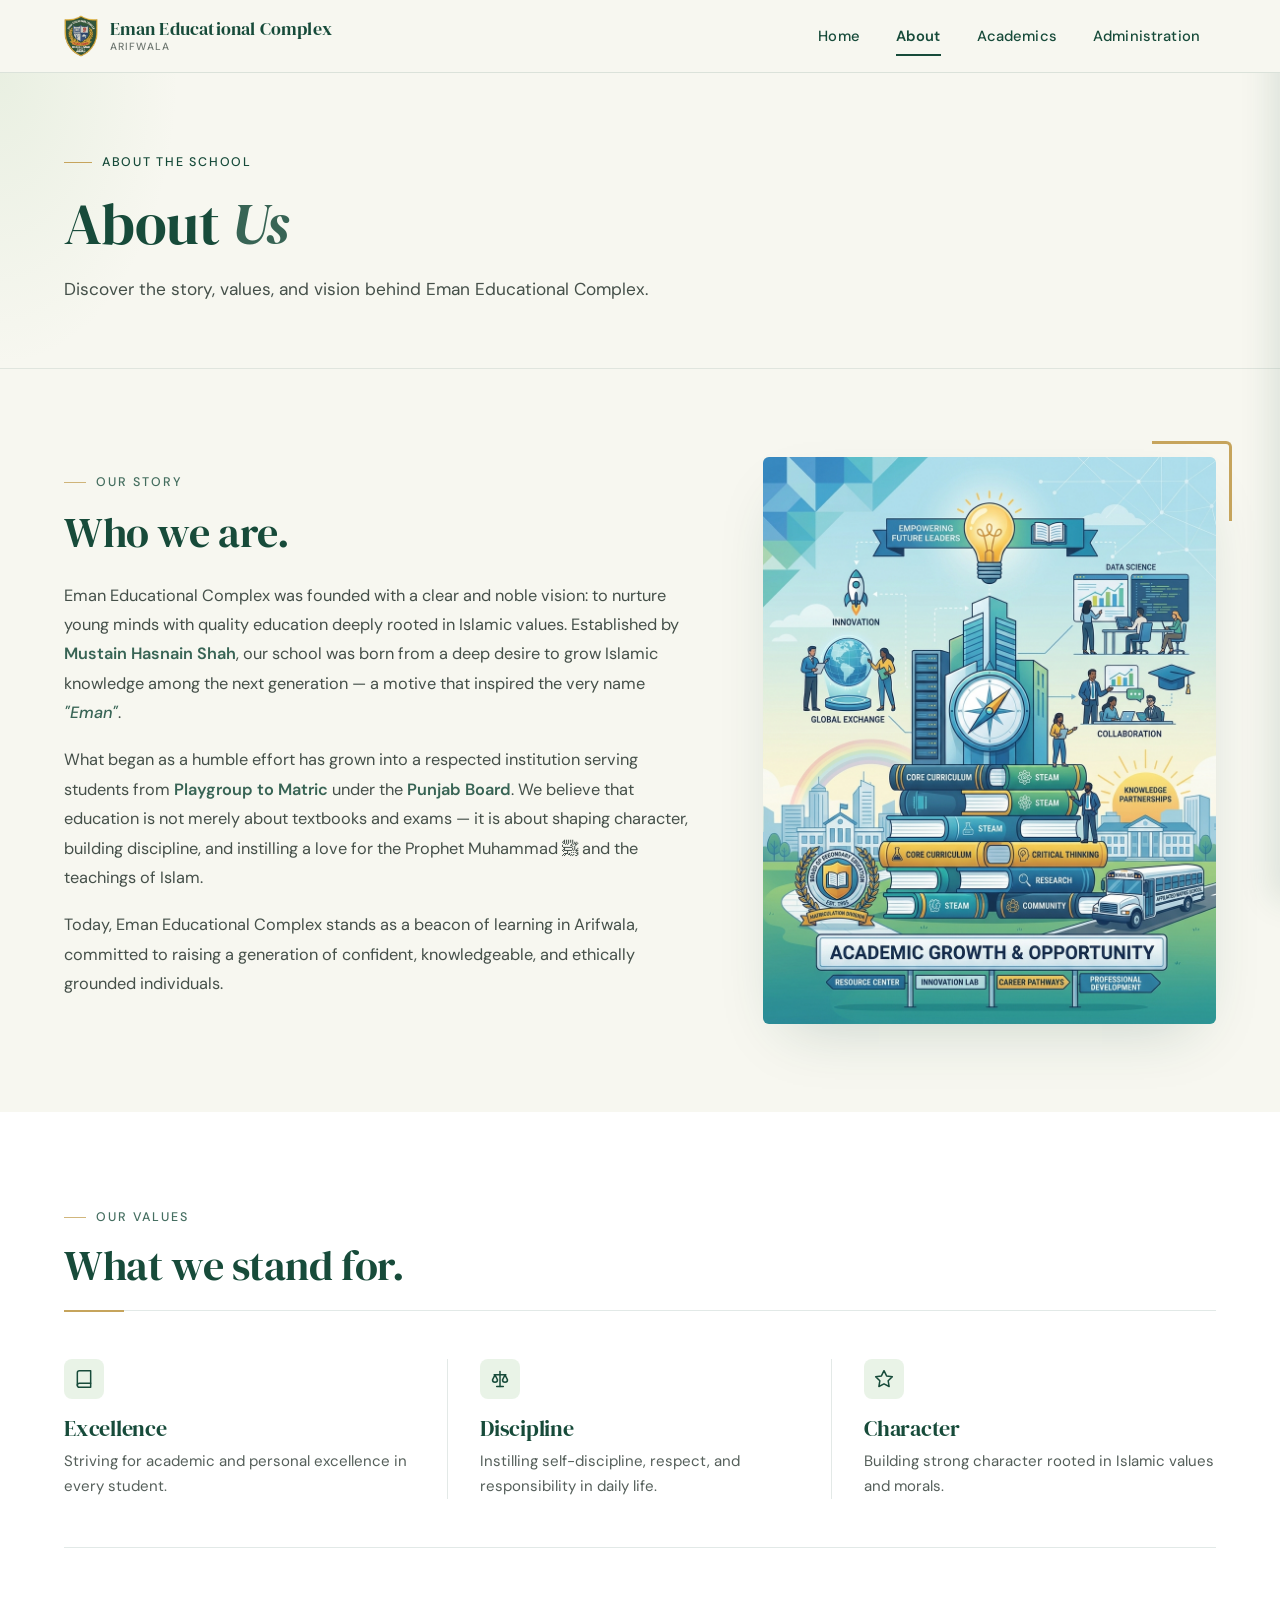
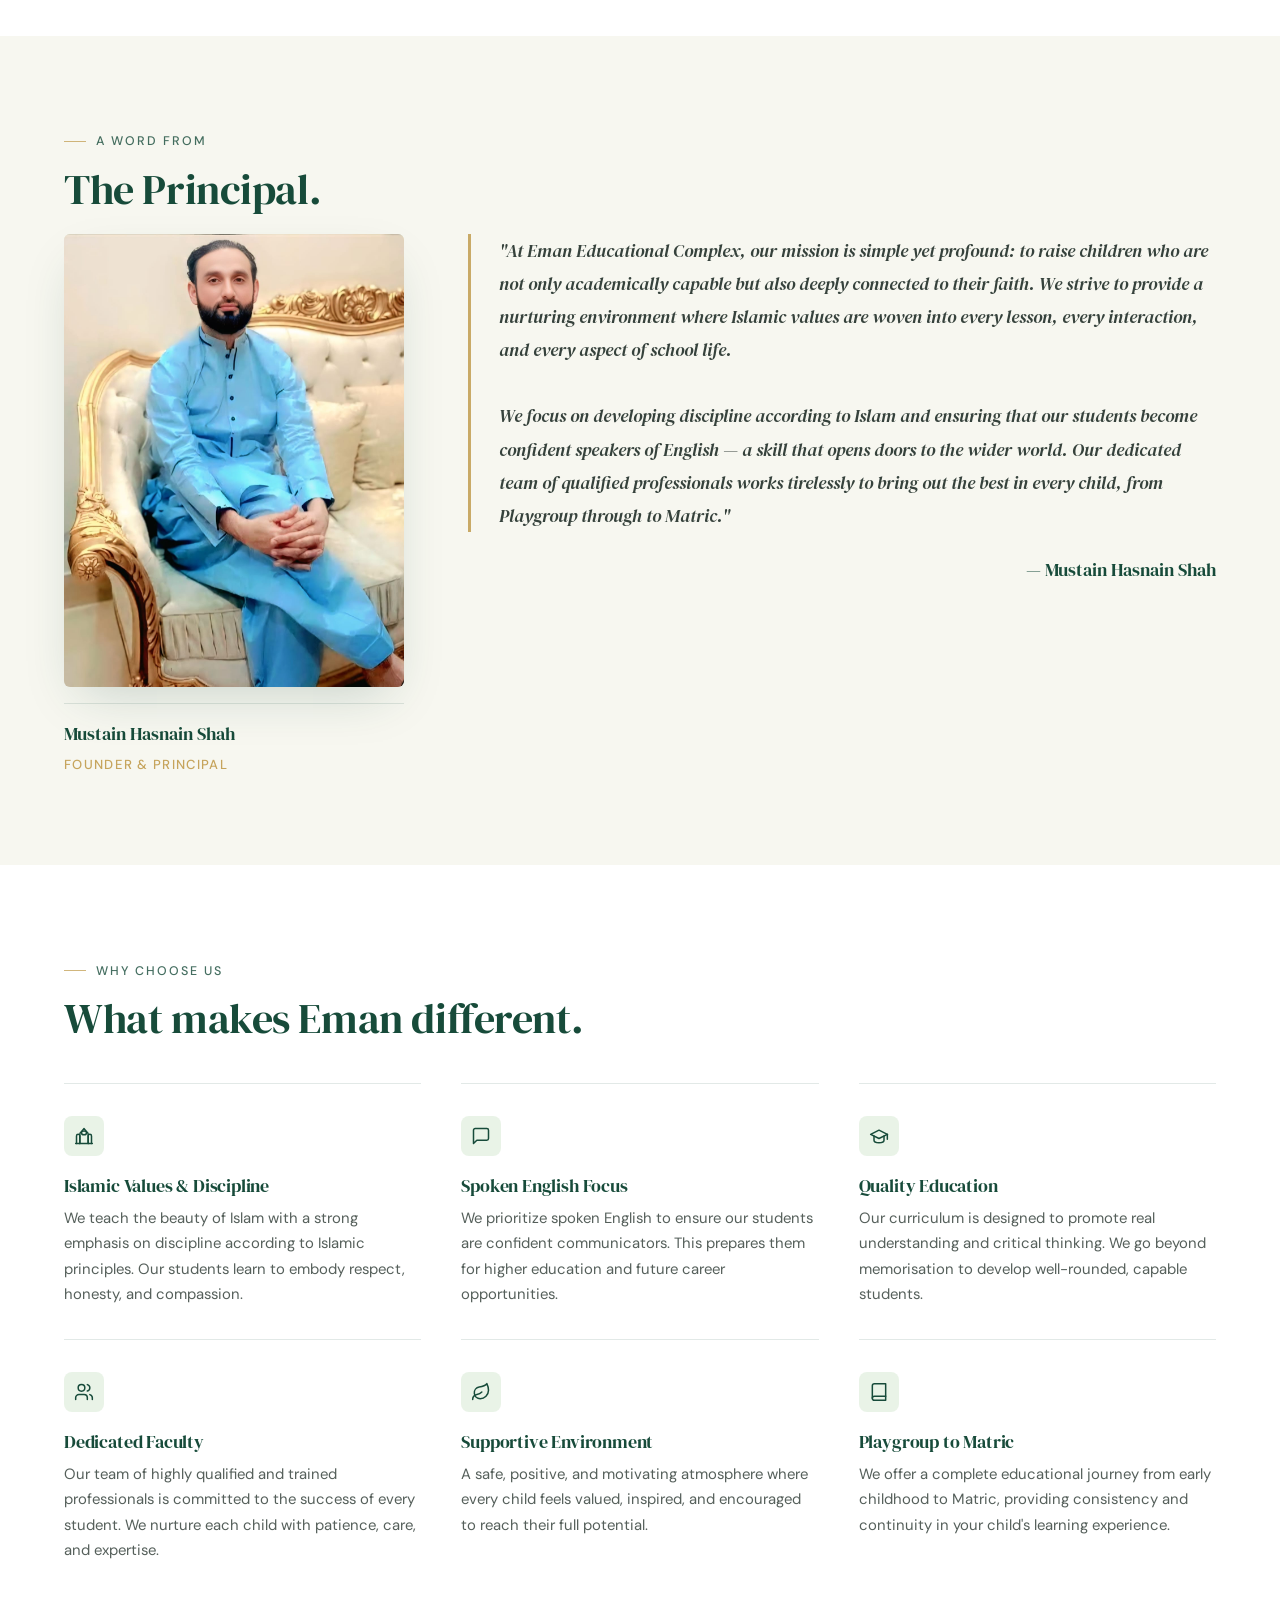
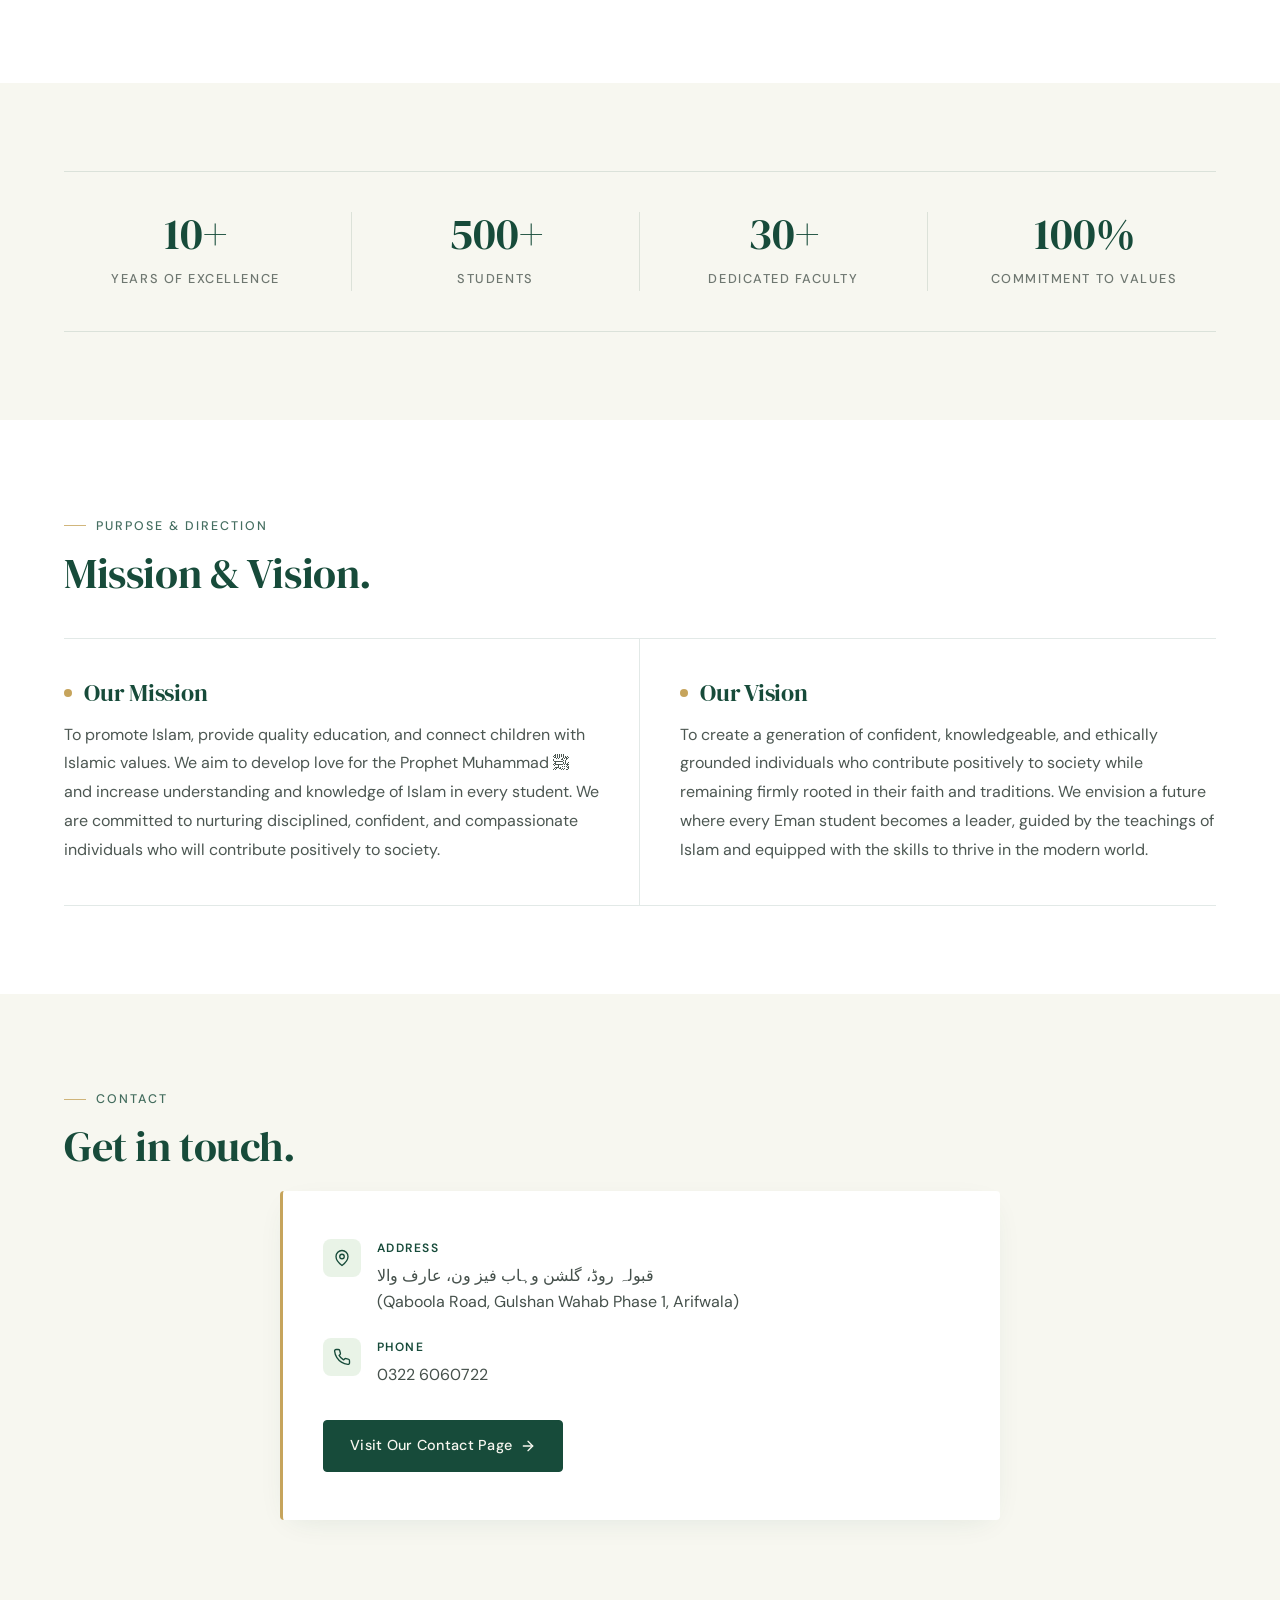
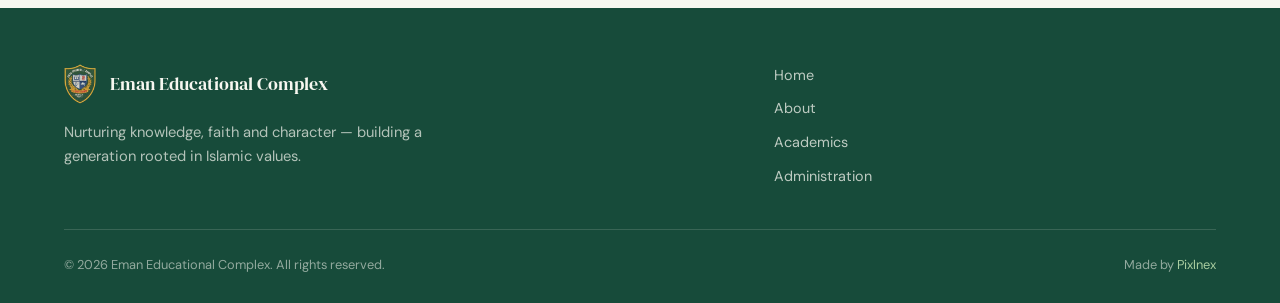
<file: about.html>
<!DOCTYPE html>
<html lang="en">
<head>
    <meta charset="UTF-8" />
    <meta name="viewport" content="width=device-width, initial-scale=1.0" />
    <title>About Us · Eman Educational Complex</title>
    <link rel="icon" href="logo.png" type="image/png" />

    <!-- Fonts: DM Serif Display + DM Sans -->
    <link rel="preconnect" href="https://fonts.googleapis.com" />
    <link rel="preconnect" href="https://fonts.gstatic.com" crossorigin />
    <link href="https://fonts.googleapis.com/css2?family=DM+Serif+Display:ital@0;1&family=DM+Sans:ital,opsz,wght@0,9..40,300;0,9..40,400;0,9..40,500;0,9..40,600;0,9..40,700;1,9..40,400&display=swap" rel="stylesheet" />

    <style>
        /* ============================================================
           Design Tokens
           ============================================================ */
        :root {
            --color-dark-green:   #174B3A;
            --color-parrot-green: #A9CDA0;
            --color-ivory:        #F7F7F0;
            --color-dark-text:    #26332D;
            --color-white:        #FFFFFF;
            --color-gold:         #C6A45C;

            --font-display: 'DM Serif Display', Georgia, serif;
            --font-body:    'DM Sans', -apple-system, BlinkMacSystemFont, 'Segoe UI', sans-serif;

            --header-height:          72px;
            --header-height-scrolled: 60px;

            --ease-out: cubic-bezier(0.22, 0.61, 0.36, 1);
            --transition: 0.3s var(--ease-out);
        }

        /* ============================================================
           Reset & Base
           ============================================================ */
        *, *::before, *::after {
            margin: 0;
            padding: 0;
            box-sizing: border-box;
        }

        html {
            -webkit-text-size-adjust: 100%;
            -webkit-font-smoothing: antialiased;
            -moz-osx-font-smoothing: grayscale;
            scroll-behavior: smooth;
        }

        body {
            font-family: var(--font-body);
            font-weight: 400;
            font-size: 16px;
            line-height: 1.65;
            color: var(--color-dark-text);
            background: var(--color-ivory);
            overflow-x: hidden;
            min-height: 100vh;
            display: flex;
            flex-direction: column;
        }

        img { display: block; max-width: 100%; height: auto; }
        a { color: inherit; text-decoration: none; }
        button { font-family: inherit; cursor: pointer; }

        h1, h2, h3, h4, h5, h6 {
            font-family: var(--font-display);
            font-weight: 400;
            line-height: 1.15;
            color: var(--color-dark-green);
            letter-spacing: -0.01em;
        }

        .container {
            width: 100%;
            max-width: 1200px;
            margin: 0 auto;
            padding: 0 24px;
        }

        /* ============================================================
           Header
           ============================================================ */
        .site-header {
            position: sticky;
            top: 0;
            z-index: 1000;
            background: var(--color-ivory);
            border-bottom: 1px solid rgba(23, 75, 58, 0.12);
            transition: box-shadow var(--transition), border-color var(--transition);
        }
        .site-header.scrolled {
            box-shadow: 0 2px 16px rgba(23, 75, 58, 0.08);
            border-bottom-color: transparent;
        }
        .header-content {
            display: flex;
            align-items: center;
            justify-content: space-between;
            height: var(--header-height);
            transition: height var(--transition);
        }
        .site-header.scrolled .header-content {
            height: var(--header-height-scrolled);
        }
        .header-brand {
            display: flex;
            align-items: center;
            gap: 12px;
            text-decoration: none;
            color: inherit;
        }
        .header-brand .logo-image {
            height: 42px;
            width: auto;
            transition: height var(--transition);
        }
        .site-header.scrolled .header-brand .logo-image {
            height: 36px;
        }
        .brand-name {
            font-family: var(--font-display);
            font-size: 1.15rem;
            font-weight: 400;
            color: var(--color-dark-green);
            letter-spacing: 0.01em;
            line-height: 1.1;
        }
        .brand-name small {
            display: block;
            font-family: var(--font-body);
            font-size: 0.65rem;
            font-weight: 500;
            letter-spacing: 0.12em;
            text-transform: uppercase;
            color: var(--color-dark-text);
            opacity: 0.65;
            margin-top: 2px;
        }

        .nav-desktop {
            display: flex;
            align-items: center;
            gap: 4px;
        }
        .nav-desktop a {
            position: relative;
            padding: 8px 16px;
            font-size: 0.92rem;
            font-weight: 500;
            color: var(--color-dark-green);
            letter-spacing: 0.01em;
            transition: color var(--transition);
        }
        .nav-desktop a:hover { color: var(--color-dark-text); }
        .nav-desktop a::after {
            content: '';
            position: absolute;
            left: 16px;
            right: 16px;
            bottom: 0;
            height: 2px;
            background: var(--color-dark-green);
            transform: scaleX(0);
            transform-origin: left;
            transition: transform var(--transition);
        }
        .nav-desktop a:hover::after,
        .nav-desktop a.active::after { transform: scaleX(1); }
        .nav-desktop a.active { font-weight: 600; }

        .nav-toggle {
            display: none;
            background: none;
            border: none;
            padding: 8px;
            color: var(--color-dark-green);
        }
        .nav-toggle svg { width: 24px; height: 24px; display: block; }

        /* ============================================================
           Mobile Drawer
           ============================================================ */
        .drawer-overlay {
            position: fixed;
            inset: 0;
            background: rgba(38, 51, 45, 0.4);
            backdrop-filter: blur(2px);
            opacity: 0;
            visibility: hidden;
            transition: opacity var(--transition), visibility var(--transition);
            z-index: 998;
        }
        .drawer-overlay.open { opacity: 1; visibility: visible; }
        .drawer {
            position: fixed;
            top: 0;
            right: 0;
            bottom: 0;
            width: 82%;
            max-width: 340px;
            background: var(--color-ivory);
            z-index: 999;
            transform: translateX(100%);
            transition: transform 0.4s var(--ease-out);
            display: flex;
            flex-direction: column;
            box-shadow: -8px 0 32px rgba(23, 75, 58, 0.12);
        }
        .drawer.open { transform: translateX(0); }
        .drawer-header {
            display: flex;
            align-items: center;
            justify-content: space-between;
            padding: 20px 24px;
            border-bottom: 1px solid rgba(23, 75, 58, 0.1);
        }
        .drawer-brand {
            display: flex;
            align-items: center;
            gap: 10px;
        }
        .drawer-brand img { height: 32px; }
        .drawer-brand span {
            font-family: var(--font-display);
            font-size: 1rem;
            color: var(--color-dark-green);
        }
        .drawer-close {
            background: none;
            border: none;
            padding: 6px;
            color: var(--color-dark-green);
        }
        .drawer-close svg { width: 22px; height: 22px; }
        .drawer-nav {
            display: flex;
            flex-direction: column;
            padding: 12px 0;
        }
        .drawer-nav a {
            padding: 14px 24px;
            font-size: 1rem;
            font-weight: 500;
            color: var(--color-dark-text);
            border-left: 3px solid transparent;
            transition: background var(--transition), border-color var(--transition);
        }
        .drawer-nav a:hover,
        .drawer-nav a.active {
            background: rgba(169, 205, 160, 0.18);
            border-left-color: var(--color-dark-green);
            color: var(--color-dark-green);
        }

        /* ============================================================
           Page Hero
           ============================================================ */
        .about-hero {
            padding: 72px 0 64px;
            background: var(--color-ivory);
            border-bottom: 1px solid rgba(23, 75, 58, 0.1);
            position: relative;
            overflow: hidden;
        }
        .about-hero::before {
            content: '';
            position: absolute;
            top: 0;
            left: 0;
            width: 180px;
            height: 100%;
            background: radial-gradient(ellipse at top left, rgba(169, 205, 160, 0.18) 0%, transparent 70%);
            pointer-events: none;
        }
        .about-hero-inner {
            max-width: 820px;
            position: relative;
        }
        .hero-eyebrow {
            display: inline-flex;
            align-items: center;
            gap: 10px;
            font-size: 0.78rem;
            font-weight: 500;
            letter-spacing: 0.14em;
            text-transform: uppercase;
            color: var(--color-dark-green);
            margin-bottom: 20px;
        }
        .hero-eyebrow::before {
            content: '';
            width: 28px;
            height: 1px;
            background: var(--color-gold);
        }
        .about-hero h1 {
            font-size: clamp(2.4rem, 4.6vw, 3.6rem);
            line-height: 1.08;
            color: var(--color-dark-green);
            margin-bottom: 20px;
        }
        .about-hero h1 em {
            font-style: italic;
            opacity: 0.85;
        }
        .about-hero-lead {
            font-size: 1.08rem;
            line-height: 1.7;
            color: var(--color-dark-text);
            opacity: 0.85;
            max-width: 58ch;
        }

        /* ============================================================
           Section shared
           ============================================================ */
        .section { padding: 88px 0; }
        .section--alt { background: var(--color-white); }
        .section-eyebrow {
            display: inline-flex;
            align-items: center;
            gap: 10px;
            font-size: 0.78rem;
            font-weight: 500;
            letter-spacing: 0.16em;
            text-transform: uppercase;
            color: var(--color-dark-green);
            opacity: 0.8;
            margin-bottom: 14px;
        }
        .section-eyebrow::before {
            content: '';
            display: inline-block;
            width: 22px;
            height: 1px;
            background: var(--color-gold);
        }
        .section-title {
            font-size: clamp(1.9rem, 3.4vw, 2.6rem);
            line-height: 1.15;
            color: var(--color-dark-green);
            margin-bottom: 20px;
        }

        /* ============================================================
           Story
           ============================================================ */
        .story-grid {
            display: grid;
            grid-template-columns: 7fr 5fr;
            gap: 64px;
            align-items: center;
        }
        .story-content .section-eyebrow { margin-bottom: 16px; }
        .story-content h2 {
            font-size: clamp(1.9rem, 3.4vw, 2.6rem);
            line-height: 1.15;
            color: var(--color-dark-green);
            margin-bottom: 24px;
        }
        .story-content p {
            font-size: 1.02rem;
            line-height: 1.8;
            color: var(--color-dark-text);
            opacity: 0.85;
            margin-bottom: 18px;
            max-width: 58ch;
        }
        .story-content p strong {
            color: var(--color-dark-green);
            font-weight: 600;
        }
        .story-content p em {
            color: var(--color-dark-green);
            font-style: italic;
            font-weight: 500;
        }
        .story-figure {
            position: relative;
            aspect-ratio: 4 / 5;
            border-radius: 6px;
            overflow: hidden;
            background: rgba(169, 205, 160, 0.2);
            box-shadow: 0 24px 60px -24px rgba(23, 75, 58, 0.22);
        }
        .story-figure img {
            width: 100%;
            height: 100%;
            object-fit: cover;
        }
        .story-figure .fallback {
            position: absolute;
            inset: 0;
            display: none;
            align-items: center;
            justify-content: center;
            font-family: var(--font-display);
            font-size: 2.6rem;
            color: var(--color-dark-green);
            opacity: 0.25;
            letter-spacing: 0.04em;
        }
        .story-figure-accent {
            position: absolute;
            top: -16px;
            right: -16px;
            width: 80px;
            height: 80px;
            border-top: 3px solid var(--color-gold);
            border-right: 3px solid var(--color-gold);
            border-top-right-radius: 6px;
            pointer-events: none;
            z-index: 2;
        }
        .story-figure-wrap {
            position: relative;
        }

        /* ============================================================
           Motto strip
           ============================================================ */
        .motto-strip {
            display: grid;
            grid-template-columns: repeat(3, 1fr);
            border-top: 1px solid rgba(23, 75, 58, 0.12);
            border-bottom: 1px solid rgba(23, 75, 58, 0.12);
            padding: 48px 0;
            position: relative;
        }
        .motto-strip::before {
            content: '';
            position: absolute;
            top: -1px;
            left: 0;
            width: 60px;
            height: 2px;
            background: var(--color-gold);
        }
        .motto-item {
            padding: 0 32px;
            border-right: 1px solid rgba(23, 75, 58, 0.12);
        }
        .motto-item:first-child { padding-left: 0; }
        .motto-item:last-child {
            border-right: none;
            padding-right: 0;
        }
        .motto-icon {
            width: 40px;
            height: 40px;
            display: flex;
            align-items: center;
            justify-content: center;
            background: rgba(169, 205, 160, 0.25);
            border-radius: 8px;
            margin-bottom: 18px;
        }
        .motto-icon img { width: 20px; height: 20px; }
        .motto-item h3 {
            font-size: 1.35rem;
            color: var(--color-dark-green);
            margin-bottom: 8px;
        }
        .motto-item p {
            font-size: 0.94rem;
            line-height: 1.65;
            color: var(--color-dark-text);
            opacity: 0.78;
        }

        /* ============================================================
           Principal
           ============================================================ */
        .principal-grid {
            display: grid;
            grid-template-columns: 340px 1fr;
            gap: 64px;
            align-items: start;
        }
        .principal-portrait {
            position: relative;
            aspect-ratio: 3 / 4;
            border-radius: 6px;
            overflow: hidden;
            background: rgba(169, 205, 160, 0.2);
            box-shadow: 0 20px 50px -16px rgba(23, 75, 58, 0.22);
        }
        .principal-portrait img {
            width: 100%;
            height: 100%;
            object-fit: cover;
        }
        .principal-portrait .fallback {
            position: absolute;
            inset: 0;
            display: none;
            align-items: center;
            justify-content: center;
            font-family: var(--font-display);
            font-size: 3.5rem;
            color: var(--color-dark-green);
            opacity: 0.25;
        }
        .principal-caption {
            margin-top: 16px;
            padding-top: 16px;
            border-top: 1px solid rgba(23, 75, 58, 0.12);
        }
        .principal-caption strong {
            display: block;
            font-family: var(--font-display);
            font-size: 1.1rem;
            font-weight: 400;
            color: var(--color-dark-green);
            margin-bottom: 2px;
        }
        .principal-caption span {
            font-size: 0.82rem;
            font-weight: 500;
            letter-spacing: 0.1em;
            text-transform: uppercase;
            color: var(--color-gold);
        }
        .principal-message h2 {
            font-size: clamp(1.8rem, 3vw, 2.4rem);
            line-height: 1.15;
            color: var(--color-dark-green);
            margin-bottom: 24px;
        }
        .principal-message blockquote {
            font-family: var(--font-display);
            font-style: italic;
            font-size: 1.12rem;
            line-height: 1.85;
            color: var(--color-dark-text);
            padding-left: 28px;
            border-left: 3px solid var(--color-gold);
            margin-bottom: 24px;
            opacity: 0.92;
        }
        .principal-signature {
            font-family: var(--font-display);
            font-size: 1.1rem;
            color: var(--color-dark-green);
            text-align: right;
        }

        /* ============================================================
           Why choose us (editorial grid)
           ============================================================ */
        .why-grid {
            display: grid;
            grid-template-columns: repeat(3, 1fr);
            column-gap: 40px;
            row-gap: 0;
            margin-top: 40px;
        }
        .why-item {
            padding: 32px 0;
            border-top: 1px solid rgba(23, 75, 58, 0.12);
        }
        .why-icon {
            width: 40px;
            height: 40px;
            display: flex;
            align-items: center;
            justify-content: center;
            background: rgba(169, 205, 160, 0.25);
            border-radius: 8px;
            margin-bottom: 18px;
        }
        .why-icon img { width: 20px; height: 20px; }
        .why-item h4 {
            font-size: 1.15rem;
            color: var(--color-dark-green);
            margin-bottom: 8px;
            font-weight: 400;
            line-height: 1.3;
        }
        .why-item p {
            font-size: 0.93rem;
            line-height: 1.7;
            color: var(--color-dark-text);
            opacity: 0.78;
        }

        /* ============================================================
           Stats
           ============================================================ */
        .stats-row {
            display: grid;
            grid-template-columns: repeat(4, 1fr);
            border-top: 1px solid rgba(23, 75, 58, 0.12);
            border-bottom: 1px solid rgba(23, 75, 58, 0.12);
            padding: 40px 0;
        }
        .stat-item {
            padding: 0 24px;
            border-right: 1px solid rgba(23, 75, 58, 0.12);
            text-align: center;
        }
        .stat-item:first-child { padding-left: 0; }
        .stat-item:last-child {
            border-right: none;
            padding-right: 0;
        }
        .stat-number {
            display: block;
            font-family: var(--font-display);
            font-size: clamp(2rem, 3.6vw, 2.8rem);
            color: var(--color-dark-green);
            line-height: 1;
            margin-bottom: 8px;
        }
        .stat-label {
            font-size: 0.8rem;
            font-weight: 500;
            letter-spacing: 0.12em;
            text-transform: uppercase;
            color: var(--color-dark-text);
            opacity: 0.65;
        }

        /* ============================================================
           Mission / Vision
           ============================================================ */
        .mv-grid {
            display: grid;
            grid-template-columns: 1fr 1fr;
            gap: 0;
            border-top: 1px solid rgba(23, 75, 58, 0.12);
            border-bottom: 1px solid rgba(23, 75, 58, 0.12);
            margin-top: 40px;
        }
        .mv-col {
            padding: 40px 40px 40px 0;
            border-right: 1px solid rgba(23, 75, 58, 0.12);
        }
        .mv-col:last-child {
            padding: 40px 0 40px 40px;
            border-right: none;
        }
        .mv-col h3 {
            font-size: 1.5rem;
            color: var(--color-dark-green);
            margin-bottom: 14px;
            display: flex;
            align-items: center;
            gap: 12px;
        }
        .mv-col h3::before {
            content: '';
            display: inline-block;
            width: 8px;
            height: 8px;
            background: var(--color-gold);
            border-radius: 50%;
            flex-shrink: 0;
        }
        .mv-col p {
            font-size: 1rem;
            line-height: 1.8;
            color: var(--color-dark-text);
            opacity: 0.82;
        }

        /* ============================================================
           Contact
           ============================================================ */
        .contact-block {
            max-width: 720px;
            margin: 0 auto;
            padding: 48px 40px;
            background: var(--color-white);
            border-left: 3px solid var(--color-gold);
            border-radius: 4px;
            box-shadow: 0 8px 30px -12px rgba(23, 75, 58, 0.12);
        }
        .contact-list {
            list-style: none;
            display: flex;
            flex-direction: column;
            gap: 22px;
            margin-bottom: 32px;
        }
        .contact-list li {
            display: flex;
            gap: 16px;
            align-items: flex-start;
        }
        .ci-icon {
            flex-shrink: 0;
            width: 38px;
            height: 38px;
            display: flex;
            align-items: center;
            justify-content: center;
            background: rgba(169, 205, 160, 0.25);
            border-radius: 8px;
        }
        .ci-icon img { width: 18px; height: 18px; }
        .ci-text strong {
            display: block;
            font-size: 0.75rem;
            font-weight: 600;
            letter-spacing: 0.12em;
            text-transform: uppercase;
            color: var(--color-dark-green);
            margin-bottom: 4px;
        }
        .ci-text span {
            font-size: 1rem;
            color: var(--color-dark-text);
            opacity: 0.85;
            line-height: 1.6;
        }
        .contact-cta {
            display: inline-flex;
            align-items: center;
            gap: 8px;
            padding: 13px 26px;
            background: var(--color-dark-green);
            color: var(--color-ivory);
            font-size: 0.9rem;
            font-weight: 500;
            letter-spacing: 0.02em;
            border-radius: 4px;
            border: 1.5px solid var(--color-dark-green);
            transition: all var(--transition);
        }
        .contact-cta:hover {
            background: #0f3628;
            border-color: #0f3628;
        }
        .contact-cta svg { width: 16px; height: 16px; transition: transform var(--transition); }
        .contact-cta:hover svg { transform: translateX(3px); }

        /* ============================================================
           Footer
           ============================================================ */
        .site-footer {
            background: var(--color-dark-green);
            color: var(--color-ivory);
            padding: 56px 0 28px;
            margin-top: auto;
        }
        .footer-grid {
            display: grid;
            grid-template-columns: 1.5fr 1fr;
            gap: 48px;
            align-items: start;
            padding-bottom: 40px;
            border-bottom: 1px solid rgba(247, 247, 240, 0.15);
        }
        .footer-brand {
            display: flex;
            align-items: center;
            gap: 14px;
            margin-bottom: 16px;
        }
        .footer-brand img { height: 40px; }
        .footer-brand span {
            font-family: var(--font-display);
            font-size: 1.15rem;
            color: var(--color-ivory);
        }
        .footer-tagline {
            font-size: 0.92rem;
            color: rgba(247, 247, 240, 0.7);
            line-height: 1.65;
            max-width: 40ch;
        }
        .footer-nav {
            display: flex;
            flex-direction: column;
            gap: 10px;
        }
        .footer-nav a {
            font-size: 0.9rem;
            color: rgba(247, 247, 240, 0.75);
            transition: color var(--transition);
        }
        .footer-nav a:hover { color: var(--color-parrot-green); }
        .footer-bottom {
            padding-top: 24px;
            display: flex;
            justify-content: space-between;
            gap: 16px;
            flex-wrap: wrap;
            font-size: 0.8rem;
            color: rgba(247, 247, 240, 0.55);
        }
        .footer-bottom a {
            color: var(--color-parrot-green);
            transition: opacity var(--transition);
        }
        .footer-bottom a:hover { opacity: 0.8; }

        /* ============================================================
           Accessibility
           ============================================================ */
        a:focus-visible, button:focus-visible {
            outline: 2px solid var(--color-dark-green);
            outline-offset: 3px;
            border-radius: 2px;
        }
        @media (prefers-reduced-motion: reduce) {
            * { transition-duration: 0.01ms !important; animation-duration: 0.01ms !important; }
            html { scroll-behavior: auto; }
        }

        /* ============================================================
           Responsive
           ============================================================ */
        @media (max-width: 1024px) {
            .story-grid {
                grid-template-columns: 1fr;
                gap: 48px;
            }
            .story-figure { max-width: 480px; }
            .principal-grid {
                grid-template-columns: 280px 1fr;
                gap: 40px;
            }
            .why-grid {
                grid-template-columns: repeat(2, 1fr);
                column-gap: 32px;
            }
            .stats-row { grid-template-columns: repeat(2, 1fr); row-gap: 32px; }
            .stat-item { padding: 0 24px; }
            .stat-item:nth-child(2n) { border-right: none; }
            .stat-item:nth-child(n+3) { padding-top: 8px; }
        }

        @media (max-width: 768px) {
            .container { padding: 0 20px; }
            .nav-desktop { display: none; }
            .nav-toggle { display: block; }

            .section { padding: 64px 0; }
            .about-hero { padding: 48px 0 40px; }

            .motto-strip {
                grid-template-columns: 1fr;
                padding: 0;
                border-top: none;
                border-bottom: none;
            }
            .motto-strip::before { display: none; }
            .motto-item {
                padding: 28px 0;
                border-right: none;
                border-bottom: 1px solid rgba(23, 75, 58, 0.12);
            }
            .motto-item:first-child {
                border-top: 1px solid rgba(23, 75, 58, 0.12);
            }
            .motto-item:last-child { border-bottom: none; }

            .principal-grid { grid-template-columns: 1fr; gap: 32px; }
            .principal-portrait { max-width: 280px; }
            .principal-message blockquote {
                padding-left: 20px;
                font-size: 1.05rem;
            }

            .why-grid { grid-template-columns: 1fr; column-gap: 0; }
            .why-item { padding: 28px 0; }

            .stats-row {
                grid-template-columns: 1fr 1fr;
                padding: 32px 0;
                row-gap: 28px;
            }
            .stat-item { padding: 0 16px; }
            .stat-item:nth-child(2n) { border-right: none; }
            .stat-item:nth-child(1),
            .stat-item:nth-child(2) { padding-bottom: 12px; }

            .mv-grid { grid-template-columns: 1fr; }
            .mv-col {
                padding: 28px 0;
                border-right: none;
                border-bottom: 1px solid rgba(23, 75, 58, 0.12);
            }
            .mv-col:last-child { padding: 28px 0; border-bottom: none; }

            .contact-block { padding: 32px 24px; }

            .footer-grid { grid-template-columns: 1fr; gap: 32px; }
            .footer-bottom { flex-direction: column; text-align: center; }
        }

        @media (max-width: 480px) {
            .about-hero h1 { font-size: 2rem; }
            .about-hero-lead { font-size: 1rem; }
            .story-content p { font-size: 0.98rem; }
            .mv-col h3 { font-size: 1.3rem; }
            .mv-col p { font-size: 0.95rem; }
            .contact-block { padding: 24px 20px; }
            .contact-cta { width: 100%; justify-content: center; }
        }
    </style>
</head>
<body>

    <!-- ============================================================
         HEADER
         ============================================================ -->
    <header class="site-header" id="siteHeader">
        <div class="container">
            <div class="header-content">
                <a href="index.html" class="header-brand">
                    <img src="logo.png" alt="Eman Educational Complex" class="logo-image" onerror="this.style.display='none';" />
                    <span class="brand-name">
                        Eman Educational Complex
                        <small>Arifwala</small>
                    </span>
                </a>

                <nav class="nav-desktop" aria-label="Primary">
                    <a href="index.html">Home</a>
                    <a href="about.html" class="active">About</a>
                    <a href="academics.html">Academics</a>
                    <a href="administration.html">Administration</a>
                </nav>

                <button class="nav-toggle" id="navToggle" aria-label="Open menu" aria-expanded="false">
                    <svg viewBox="0 0 24 24" fill="none" stroke="currentColor" stroke-width="2" stroke-linecap="round" stroke-linejoin="round">
                        <line x1="3" y1="6" x2="21" y2="6"></line>
                        <line x1="3" y1="12" x2="21" y2="12"></line>
                        <line x1="3" y1="18" x2="21" y2="18"></line>
                    </svg>
                </button>
            </div>
        </div>
    </header>

    <!-- ============================================================
         MOBILE DRAWER
         ============================================================ -->
    <div class="drawer-overlay" id="drawerOverlay"></div>
    <aside class="drawer" id="drawer" aria-hidden="true">
        <div class="drawer-header">
            <div class="drawer-brand">
                <img src="logo.png" alt="" onerror="this.style.display='none';" />
                <span>Eman Complex</span>
            </div>
            <button class="drawer-close" id="drawerClose" aria-label="Close menu">
                <svg viewBox="0 0 24 24" fill="none" stroke="currentColor" stroke-width="2" stroke-linecap="round" stroke-linejoin="round">
                    <line x1="18" y1="6" x2="6" y2="18"></line>
                    <line x1="6" y1="6" x2="18" y2="18"></line>
                </svg>
            </button>
        </div>
        <nav class="drawer-nav" aria-label="Mobile">
            <a href="index.html">Home</a>
            <a href="about.html" class="active">About</a>
            <a href="academics.html">Academics</a>
            <a href="administration.html">Administration</a>
        </nav>
    </aside>

    <!-- ============================================================
         PAGE HERO
         ============================================================ -->
    <section class="about-hero">
        <div class="container">
            <div class="about-hero-inner">
                <span class="hero-eyebrow">About the School</span>
                <h1>
                    About <em>Us</em>
                </h1>
                <p class="about-hero-lead">
                    Discover the story, values, and vision behind Eman Educational Complex.
                </p>
            </div>
        </div>
    </section>

    <!-- ============================================================
         STORY
         ============================================================ -->
    <section class="section" id="story">
        <div class="container">
            <div class="story-grid">
                <div class="story-content">
                    <span class="section-eyebrow">Our Story</span>
                    <h2>Who we are.</h2>
                    <p>
                        Eman Educational Complex was founded with a clear and noble vision: to nurture young minds with quality education deeply rooted in Islamic values. Established by <strong>Mustain Hasnain Shah</strong>, our school was born from a deep desire to grow Islamic knowledge among the next generation — a motive that inspired the very name <em>"Eman"</em>.
                    </p>
                    <p>
                        What began as a humble effort has grown into a respected institution serving students from <strong>Playgroup to Matric</strong> under the <strong>Punjab Board</strong>. We believe that education is not merely about textbooks and exams — it is about shaping character, building discipline, and instilling a love for the Prophet Muhammad ﷺ and the teachings of Islam.
                    </p>
                    <p>
                        Today, Eman Educational Complex stands as a beacon of learning in Arifwala, committed to raising a generation of confident, knowledgeable, and ethically grounded individuals.
                    </p>
                </div>
                <div class="story-figure-wrap">
                    <div class="story-figure-accent" aria-hidden="true"></div>
                    <figure class="story-figure">
                        <img src="images/school.jfif"
                             alt="The Eman Educational Complex school building"
                             onerror="this.style.display='none'; this.parentElement.querySelector('.fallback').style.display='flex';" />
                        <span class="fallback">EMAN</span>
                    </figure>
                </div>
            </div>
        </div>
    </section>

    <!-- ============================================================
         MOTTO STRIP
         ============================================================ -->
    <section class="section section--alt" id="values">
        <div class="container">
            <span class="section-eyebrow">Our Values</span>
            <h2 class="section-title">What we stand for.</h2>
            <div class="motto-strip">
                <div class="motto-item">
                    <div class="motto-icon">
                        <img src="assets/svg/book.svg" alt="" />
                    </div>
                    <h3>Excellence</h3>
                    <p>Striving for academic and personal excellence in every student.</p>
                </div>
                <div class="motto-item">
                    <div class="motto-icon">
                        <img src="assets/svg/scale.svg" alt="" />
                    </div>
                    <h3>Discipline</h3>
                    <p>Instilling self-discipline, respect, and responsibility in daily life.</p>
                </div>
                <div class="motto-item">
                    <div class="motto-icon">
                        <img src="assets/svg/star.svg" alt="" />
                    </div>
                    <h3>Character</h3>
                    <p>Building strong character rooted in Islamic values and morals.</p>
                </div>
            </div>
        </div>
    </section>

    <!-- ============================================================
         PRINCIPAL'S MESSAGE
         ============================================================ -->
    <section class="section" id="principal">
        <div class="container">
            <span class="section-eyebrow">A Word From</span>
            <h2 class="section-title">The Principal.</h2>
            <div class="principal-grid">
                <div>
                    <div class="principal-portrait">
                        <img src="images/principal.jpeg"
                             alt="Mustain Hasnain Shah, Founder and Principal"
                             onerror="this.style.display='none'; this.parentElement.querySelector('.fallback').style.display='flex';" />
                        <span class="fallback">MS</span>
                    </div>
                    <div class="principal-caption">
                        <strong>Mustain Hasnain Shah</strong>
                        <span>Founder &amp; Principal</span>
                    </div>
                </div>
                <div class="principal-message">
                    <blockquote>
                        "At Eman Educational Complex, our mission is simple yet profound: to raise children who are not only academically capable but also deeply connected to their faith. We strive to provide a nurturing environment where Islamic values are woven into every lesson, every interaction, and every aspect of school life.
                        <br /><br />
                        We focus on developing discipline according to Islam and ensuring that our students become confident speakers of English — a skill that opens doors to the wider world. Our dedicated team of qualified professionals works tirelessly to bring out the best in every child, from Playgroup through to Matric."
                    </blockquote>
                    <p class="principal-signature">— Mustain Hasnain Shah</p>
                </div>
            </div>
        </div>
    </section>

    <!-- ============================================================
         WHY CHOOSE US
         ============================================================ -->
    <section class="section section--alt" id="why">
        <div class="container">
            <span class="section-eyebrow">Why Choose Us</span>
            <h2 class="section-title">What makes Eman different.</h2>
            <div class="why-grid">
                <article class="why-item">
                    <div class="why-icon"><img src="assets/svg/mosque.svg" alt="" /></div>
                    <h4>Islamic Values &amp; Discipline</h4>
                    <p>We teach the beauty of Islam with a strong emphasis on discipline according to Islamic principles. Our students learn to embody respect, honesty, and compassion.</p>
                </article>
                <article class="why-item">
                    <div class="why-icon"><img src="assets/svg/message.svg" alt="" /></div>
                    <h4>Spoken English Focus</h4>
                    <p>We prioritize spoken English to ensure our students are confident communicators. This prepares them for higher education and future career opportunities.</p>
                </article>
                <article class="why-item">
                    <div class="why-icon"><img src="assets/svg/graduation.svg" alt="" /></div>
                    <h4>Quality Education</h4>
                    <p>Our curriculum is designed to promote real understanding and critical thinking. We go beyond memorisation to develop well-rounded, capable students.</p>
                </article>
                <article class="why-item">
                    <div class="why-icon"><img src="assets/svg/users.svg" alt="" /></div>
                    <h4>Dedicated Faculty</h4>
                    <p>Our team of highly qualified and trained professionals is committed to the success of every student. We nurture each child with patience, care, and expertise.</p>
                </article>
                <article class="why-item">
                    <div class="why-icon"><img src="assets/svg/leaf.svg" alt="" /></div>
                    <h4>Supportive Environment</h4>
                    <p>A safe, positive, and motivating atmosphere where every child feels valued, inspired, and encouraged to reach their full potential.</p>
                </article>
                <article class="why-item">
                    <div class="why-icon"><img src="assets/svg/book.svg" alt="" /></div>
                    <h4>Playgroup to Matric</h4>
                    <p>We offer a complete educational journey from early childhood to Matric, providing consistency and continuity in your child's learning experience.</p>
                </article>
            </div>
        </div>
    </section>

    <!-- ============================================================
         STATS
         ============================================================ -->
    <section class="section" id="stats">
        <div class="container">
            <div class="stats-row">
                <div class="stat-item">
                    <span class="stat-number">10+</span>
                    <span class="stat-label">Years of Excellence</span>
                </div>
                <div class="stat-item">
                    <span class="stat-number">500+</span>
                    <span class="stat-label">Students</span>
                </div>
                <div class="stat-item">
                    <span class="stat-number">30+</span>
                    <span class="stat-label">Dedicated Faculty</span>
                </div>
                <div class="stat-item">
                    <span class="stat-number">100%</span>
                    <span class="stat-label">Commitment to Values</span>
                </div>
            </div>
        </div>
    </section>

    <!-- ============================================================
         MISSION & VISION
         ============================================================ -->
    <section class="section section--alt" id="mission">
        <div class="container">
            <span class="section-eyebrow">Purpose &amp; Direction</span>
            <h2 class="section-title">Mission &amp; Vision.</h2>
            <div class="mv-grid">
                <div class="mv-col">
                    <h3>Our Mission</h3>
                    <p>
                        To promote Islam, provide quality education, and connect children with Islamic values. We aim to develop love for the Prophet Muhammad ﷺ and increase understanding and knowledge of Islam in every student. We are committed to nurturing disciplined, confident, and compassionate individuals who will contribute positively to society.
                    </p>
                </div>
                <div class="mv-col">
                    <h3>Our Vision</h3>
                    <p>
                        To create a generation of confident, knowledgeable, and ethically grounded individuals who contribute positively to society while remaining firmly rooted in their faith and traditions. We envision a future where every Eman student becomes a leader, guided by the teachings of Islam and equipped with the skills to thrive in the modern world.
                    </p>
                </div>
            </div>
        </div>
    </section>

    <!-- ============================================================
         CONTACT
         ============================================================ -->
    <section class="section" id="contact">
        <div class="container">
            <span class="section-eyebrow">Contact</span>
            <h2 class="section-title">Get in touch.</h2>
            <div class="contact-block">
                <ul class="contact-list">
                    <li>
                        <div class="ci-icon"><img src="assets/svg/pin.svg" alt="" /></div>
                        <div class="ci-text">
                            <strong>Address</strong>
                            <span>قبولہ روڈ، گلشن وہاب فیز ون، عارف والا<br>(Qaboola Road, Gulshan Wahab Phase 1, Arifwala)</span>
                        </div>
                    </li>
                    <li>
                        <div class="ci-icon"><img src="assets/svg/phone.svg" alt="" /></div>
                        <div class="ci-text">
                            <strong>Phone</strong>
                            <span>0322 6060722</span>
                        </div>
                    </li>
                </ul>
                <a href="index.html#contact" class="contact-cta">
                    Visit Our Contact Page
                    <svg viewBox="0 0 24 24" fill="none" stroke="currentColor" stroke-width="2" stroke-linecap="round" stroke-linejoin="round">
                        <line x1="5" y1="12" x2="19" y2="12"></line>
                        <polyline points="12 5 19 12 12 19"></polyline>
                    </svg>
                </a>
            </div>
        </div>
    </section>

    <!-- ============================================================
         FOOTER
         ============================================================ -->
    <footer class="site-footer">
        <div class="container">
            <div class="footer-grid">
                <div>
                    <div class="footer-brand">
                        <img src="logo.png" alt="Eman Educational Complex" onerror="this.style.display='none';" />
                        <span>Eman Educational Complex</span>
                    </div>
                    <p class="footer-tagline">
                        Nurturing knowledge, faith and character — building a generation rooted in Islamic values.
                    </p>
                </div>
                <nav class="footer-nav" aria-label="Footer">
                    <a href="index.html">Home</a>
                    <a href="about.html">About</a>
                    <a href="academics.html">Academics</a>
                    <a href="administration.html">Administration</a>
                </nav>
            </div>
            <div class="footer-bottom">
                <span>&copy; 2026 Eman Educational Complex. All rights reserved.</span>
                <span>Made by <a href="https://pixlnex.vercel.app" target="_blank" rel="noopener">Pixlnex</a></span>
            </div>
        </div>
    </footer>

    <!-- ============================================================
         SCRIPTS
         ============================================================ -->
    <script>
        // Header shrink on scroll
        var header = document.getElementById('siteHeader');
        window.addEventListener('scroll', function () {
            if (window.scrollY > 12) {
                header.classList.add('scrolled');
            } else {
                header.classList.remove('scrolled');
            }
        }, { passive: true });

        // Mobile drawer
        var navToggle = document.getElementById('navToggle');
        var drawer = document.getElementById('drawer');
        var overlay = document.getElementById('drawerOverlay');
        var drawerClose = document.getElementById('drawerClose');

        function openDrawer() {
            drawer.classList.add('open');
            overlay.classList.add('open');
            drawer.setAttribute('aria-hidden', 'false');
            navToggle.setAttribute('aria-expanded', 'true');
            document.body.style.overflow = 'hidden';
        }
        function closeDrawer() {
            drawer.classList.remove('open');
            overlay.classList.remove('open');
            drawer.setAttribute('aria-hidden', 'true');
            navToggle.setAttribute('aria-expanded', 'false');
            document.body.style.overflow = '';
        }
        navToggle.addEventListener('click', openDrawer);
        drawerClose.addEventListener('click', closeDrawer);
        overlay.addEventListener('click', closeDrawer);
        drawer.querySelectorAll('a').forEach(function (link) {
            link.addEventListener('click', closeDrawer);
        });
        document.addEventListener('keydown', function (e) {
            if (e.key === 'Escape' && drawer.classList.contains('open')) closeDrawer();
        });

        // Smooth scroll for anchor links
        document.querySelectorAll('a[href^="#"]').forEach(function (anchor) {
            anchor.addEventListener('click', function (e) {
                var id = this.getAttribute('href');
                if (id === '#') return;
                var target = document.querySelector(id);
                if (target) {
                    e.preventDefault();
                    var offset = header.offsetHeight + 8;
                    var top = target.getBoundingClientRect().top + window.pageYOffset - offset;
                    window.scrollTo({ top: top, behavior: 'smooth' });
                }
            });
        });
    </script>

</body>
</html>
</file>
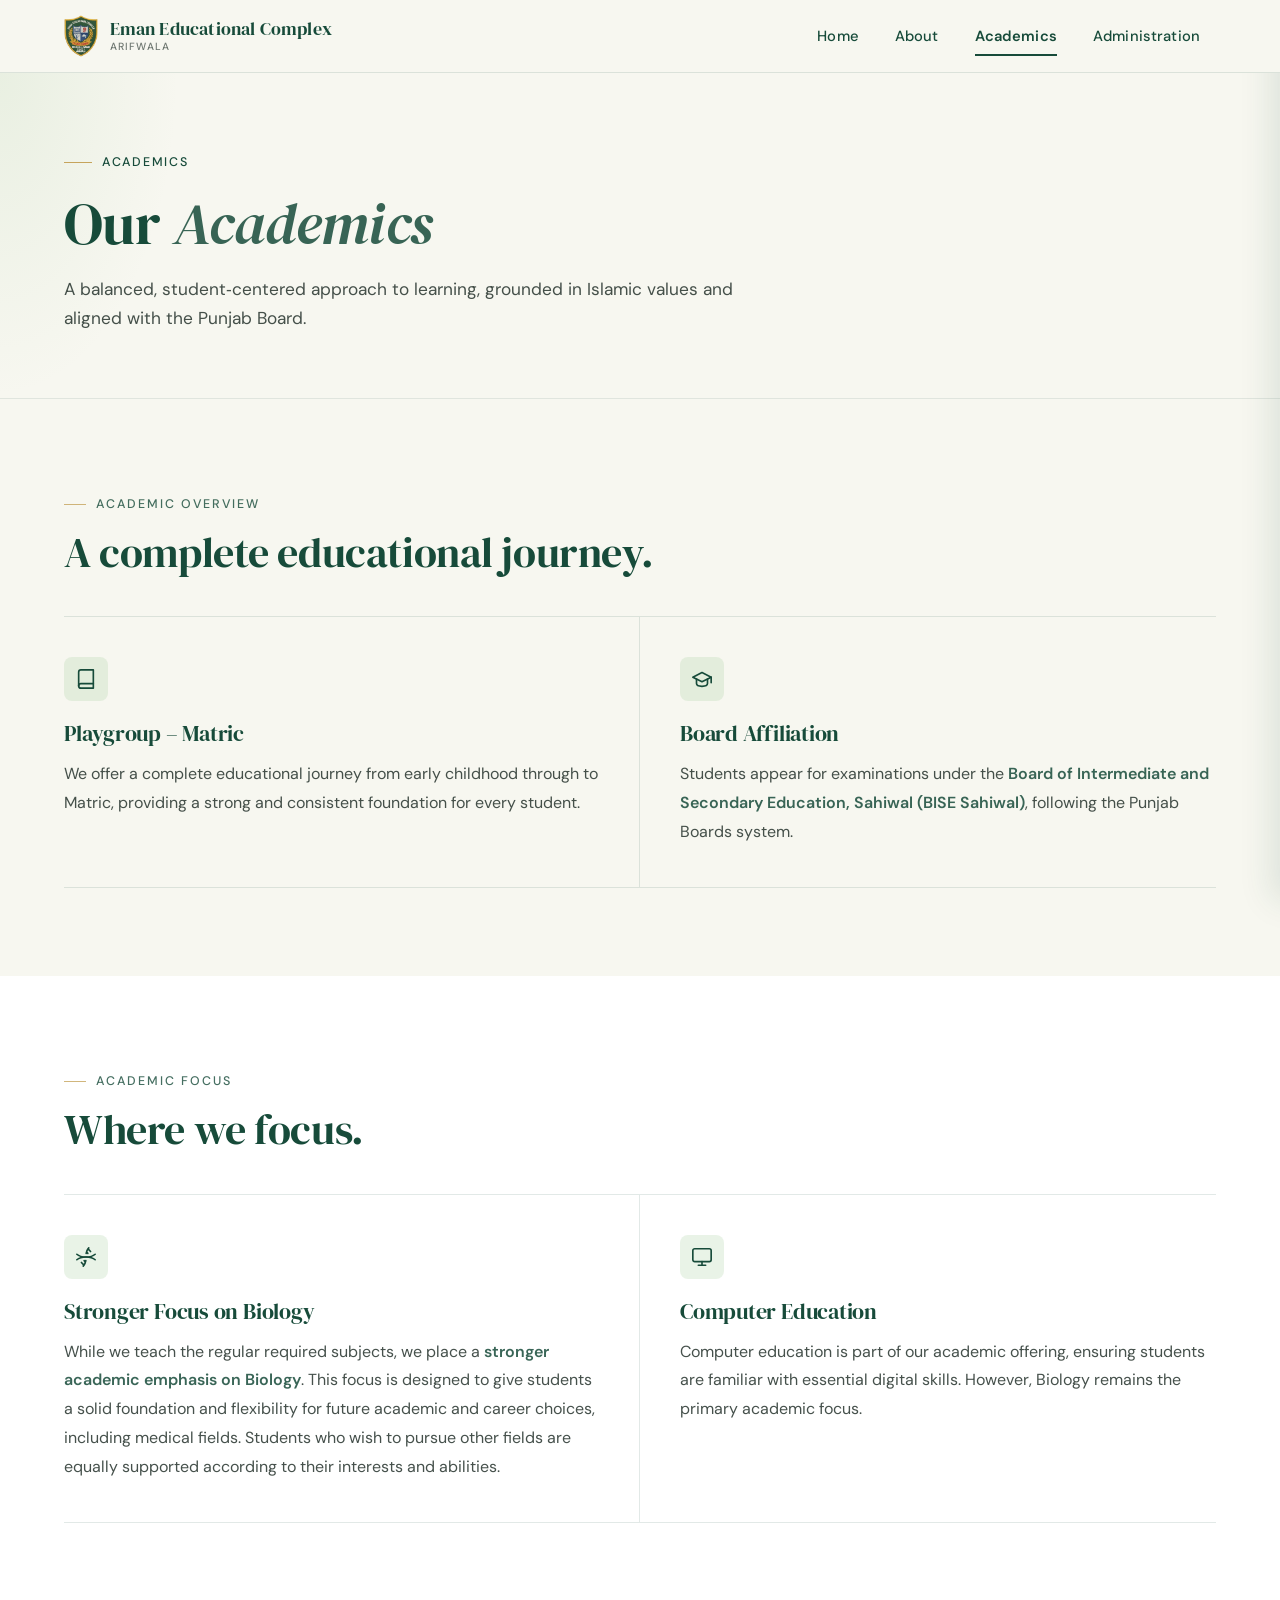
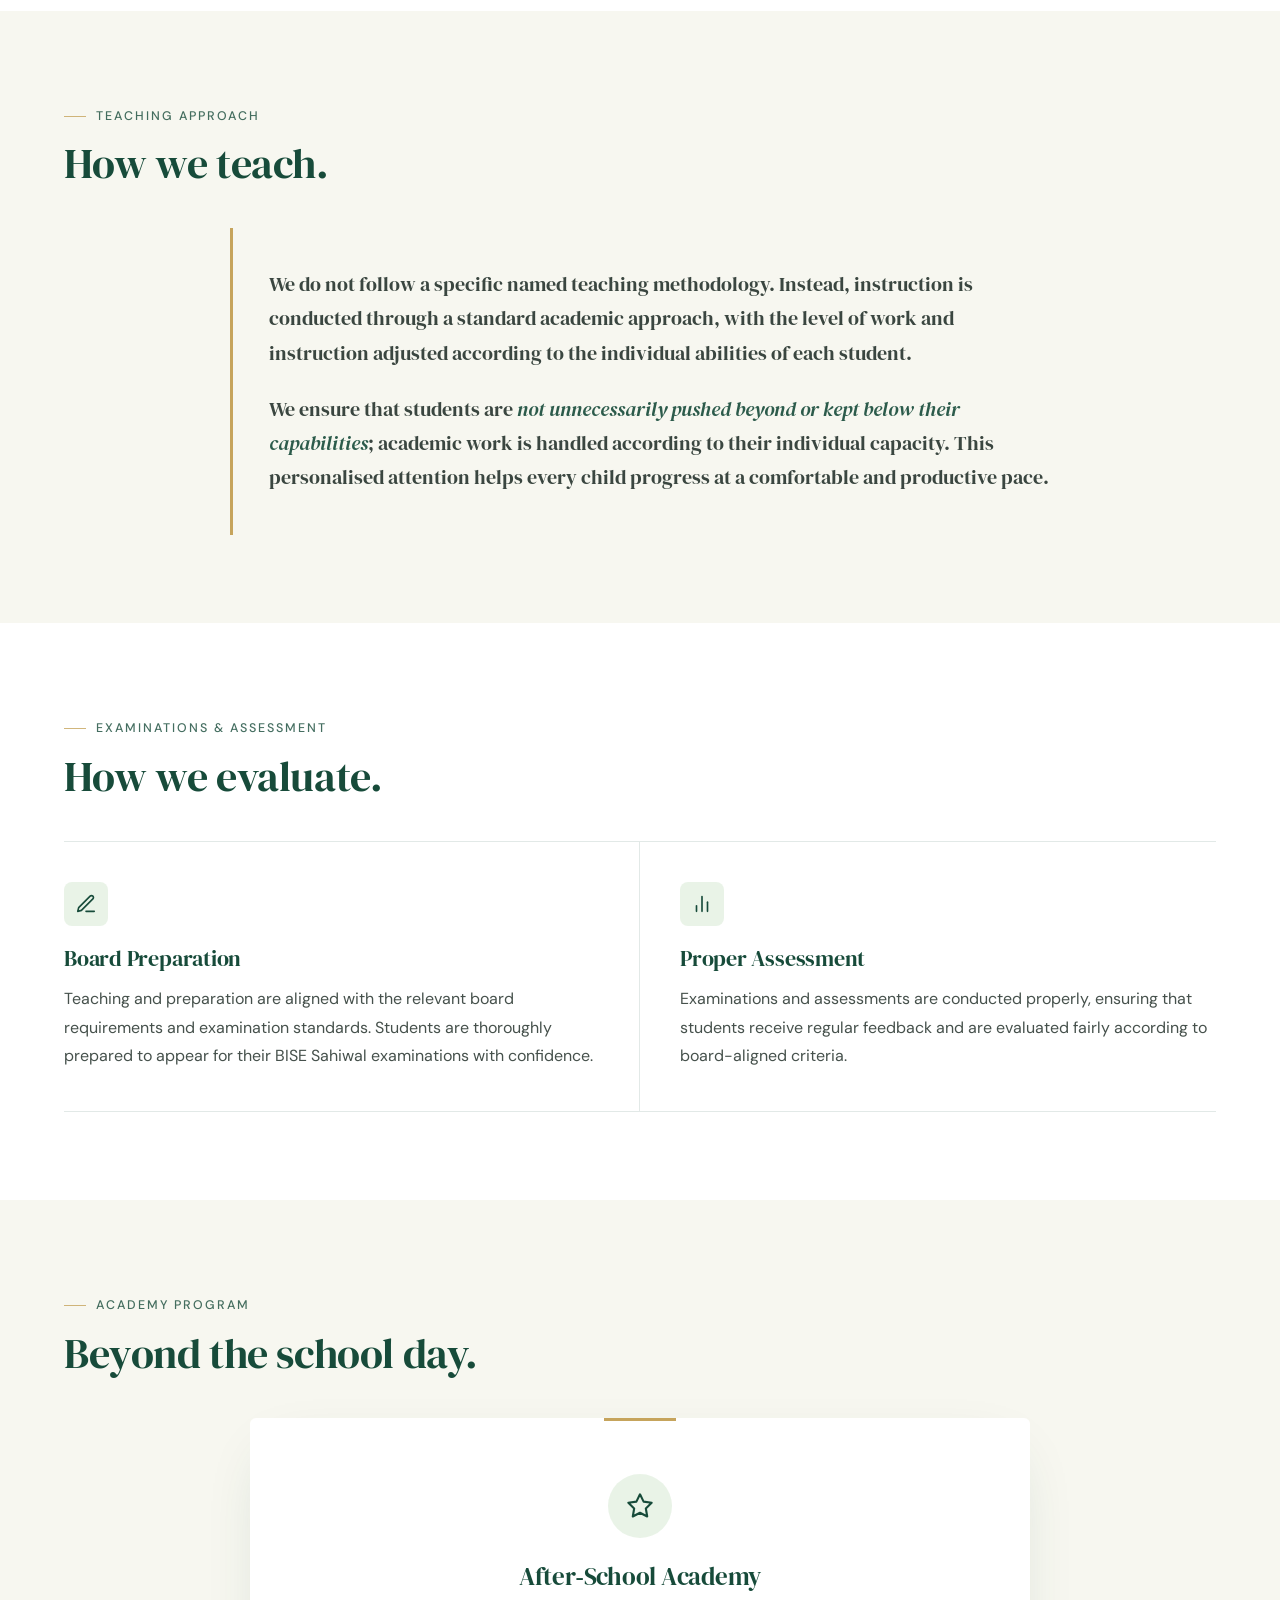
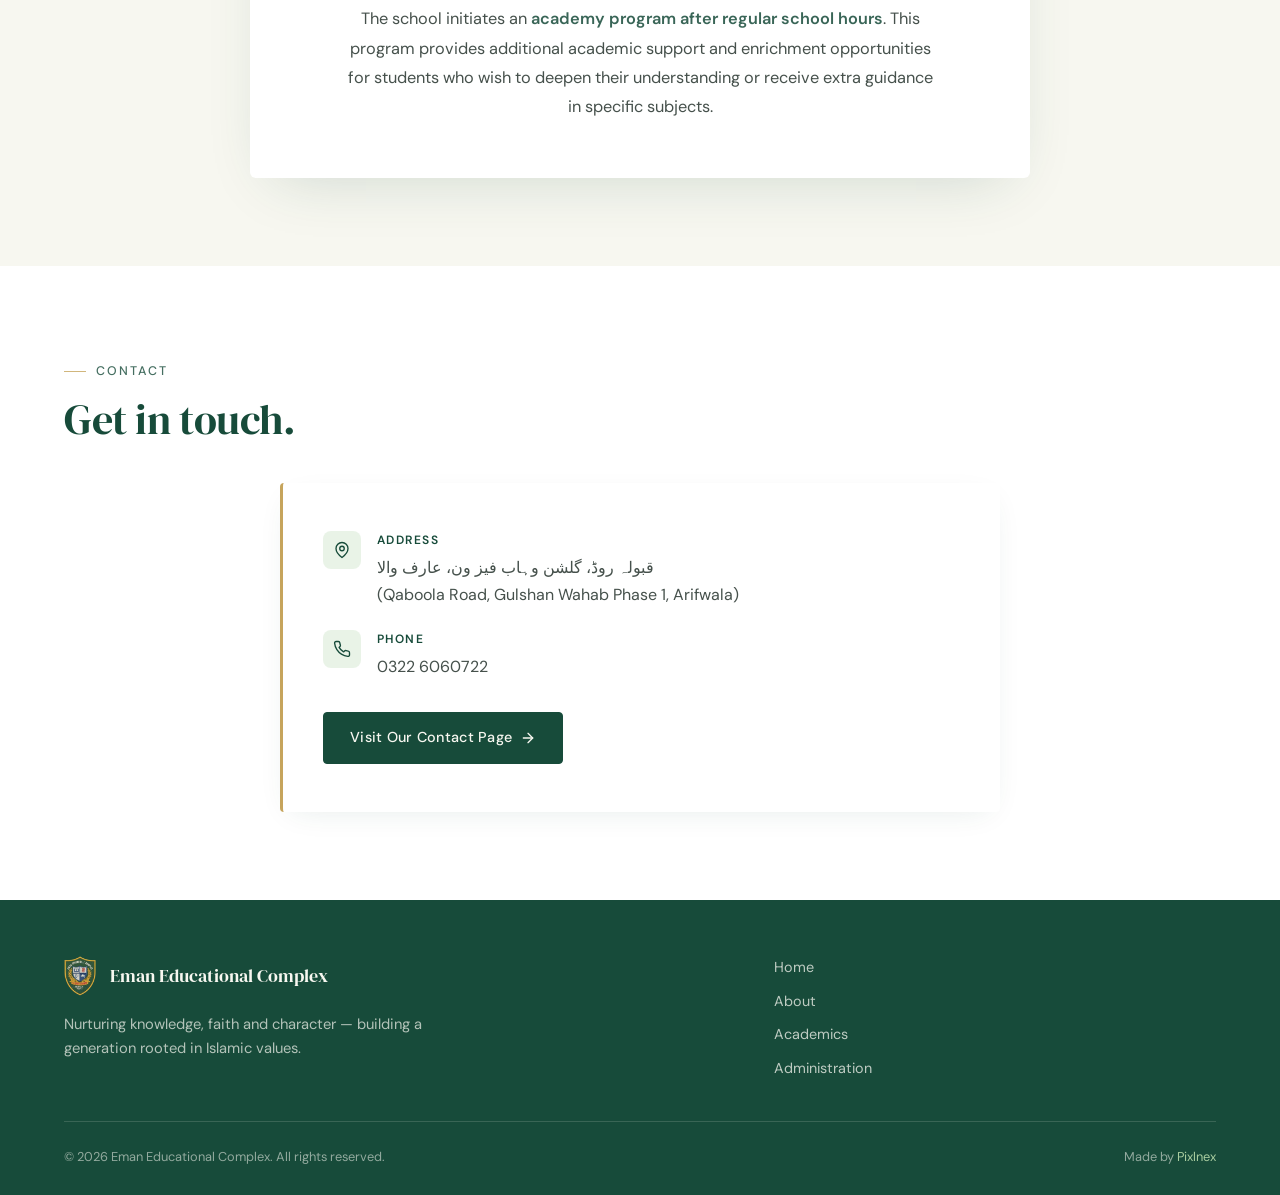
<file: academics.html>
<!DOCTYPE html>
<html lang="en">
<head>
    <meta charset="UTF-8" />
    <meta name="viewport" content="width=device-width, initial-scale=1.0" />
    <title>Academics · Eman Educational Complex</title>
    <link rel="icon" href="logo.png" type="image/png" />

    <!-- Fonts: DM Serif Display + DM Sans -->
    <link rel="preconnect" href="https://fonts.googleapis.com" />
    <link rel="preconnect" href="https://fonts.gstatic.com" crossorigin />
    <link href="https://fonts.googleapis.com/css2?family=DM+Serif+Display:ital@0;1&family=DM+Sans:ital,opsz,wght@0,9..40,300;0,9..40,400;0,9..40,500;0,9..40,600;0,9..40,700;1,9..40,400&display=swap" rel="stylesheet" />

    <style>
        /* ============================================================
           Design Tokens
           ============================================================ */
        :root {
            --color-dark-green:   #174B3A;
            --color-parrot-green: #A9CDA0;
            --color-ivory:        #F7F7F0;
            --color-dark-text:    #26332D;
            --color-white:        #FFFFFF;
            --color-gold:         #C6A45C;

            --font-display: 'DM Serif Display', Georgia, serif;
            --font-body:    'DM Sans', -apple-system, BlinkMacSystemFont, 'Segoe UI', sans-serif;

            --header-height:          72px;
            --header-height-scrolled: 60px;

            --ease-out: cubic-bezier(0.22, 0.61, 0.36, 1);
            --transition: 0.3s var(--ease-out);
        }

        /* ============================================================
           Reset & Base
           ============================================================ */
        *, *::before, *::after {
            margin: 0;
            padding: 0;
            box-sizing: border-box;
        }

        html {
            -webkit-text-size-adjust: 100%;
            -webkit-font-smoothing: antialiased;
            -moz-osx-font-smoothing: grayscale;
            scroll-behavior: smooth;
        }

        body {
            font-family: var(--font-body);
            font-weight: 400;
            font-size: 16px;
            line-height: 1.65;
            color: var(--color-dark-text);
            background: var(--color-ivory);
            overflow-x: hidden;
            min-height: 100vh;
            display: flex;
            flex-direction: column;
        }

        img { display: block; max-width: 100%; height: auto; }
        a { color: inherit; text-decoration: none; }
        button { font-family: inherit; cursor: pointer; }

        h1, h2, h3, h4, h5, h6 {
            font-family: var(--font-display);
            font-weight: 400;
            line-height: 1.15;
            color: var(--color-dark-green);
            letter-spacing: -0.01em;
        }

        .container {
            width: 100%;
            max-width: 1200px;
            margin: 0 auto;
            padding: 0 24px;
        }

        /* ============================================================
           Header
           ============================================================ */
        .site-header {
            position: sticky;
            top: 0;
            z-index: 1000;
            background: var(--color-ivory);
            border-bottom: 1px solid rgba(23, 75, 58, 0.12);
            transition: box-shadow var(--transition), border-color var(--transition);
        }
        .site-header.scrolled {
            box-shadow: 0 2px 16px rgba(23, 75, 58, 0.08);
            border-bottom-color: transparent;
        }
        .header-content {
            display: flex;
            align-items: center;
            justify-content: space-between;
            height: var(--header-height);
            transition: height var(--transition);
        }
        .site-header.scrolled .header-content {
            height: var(--header-height-scrolled);
        }
        .header-brand {
            display: flex;
            align-items: center;
            gap: 12px;
            text-decoration: none;
            color: inherit;
        }
        .header-brand .logo-image {
            height: 42px;
            width: auto;
            transition: height var(--transition);
        }
        .site-header.scrolled .header-brand .logo-image {
            height: 36px;
        }
        .brand-name {
            font-family: var(--font-display);
            font-size: 1.15rem;
            font-weight: 400;
            color: var(--color-dark-green);
            letter-spacing: 0.01em;
            line-height: 1.1;
        }
        .brand-name small {
            display: block;
            font-family: var(--font-body);
            font-size: 0.65rem;
            font-weight: 500;
            letter-spacing: 0.12em;
            text-transform: uppercase;
            color: var(--color-dark-text);
            opacity: 0.65;
            margin-top: 2px;
        }

        .nav-desktop {
            display: flex;
            align-items: center;
            gap: 4px;
        }
        .nav-desktop a {
            position: relative;
            padding: 8px 16px;
            font-size: 0.92rem;
            font-weight: 500;
            color: var(--color-dark-green);
            letter-spacing: 0.01em;
            transition: color var(--transition);
        }
        .nav-desktop a:hover { color: var(--color-dark-text); }
        .nav-desktop a::after {
            content: '';
            position: absolute;
            left: 16px;
            right: 16px;
            bottom: 0;
            height: 2px;
            background: var(--color-dark-green);
            transform: scaleX(0);
            transform-origin: left;
            transition: transform var(--transition);
        }
        .nav-desktop a:hover::after,
        .nav-desktop a.active::after { transform: scaleX(1); }
        .nav-desktop a.active { font-weight: 600; }

        .nav-toggle {
            display: none;
            background: none;
            border: none;
            padding: 8px;
            color: var(--color-dark-green);
        }
        .nav-toggle svg { width: 24px; height: 24px; display: block; }

        /* ============================================================
           Mobile Drawer
           ============================================================ */
        .drawer-overlay {
            position: fixed;
            inset: 0;
            background: rgba(38, 51, 45, 0.4);
            backdrop-filter: blur(2px);
            opacity: 0;
            visibility: hidden;
            transition: opacity var(--transition), visibility var(--transition);
            z-index: 998;
        }
        .drawer-overlay.open { opacity: 1; visibility: visible; }
        .drawer {
            position: fixed;
            top: 0;
            right: 0;
            bottom: 0;
            width: 82%;
            max-width: 340px;
            background: var(--color-ivory);
            z-index: 999;
            transform: translateX(100%);
            transition: transform 0.4s var(--ease-out);
            display: flex;
            flex-direction: column;
            box-shadow: -8px 0 32px rgba(23, 75, 58, 0.12);
        }
        .drawer.open { transform: translateX(0); }
        .drawer-header {
            display: flex;
            align-items: center;
            justify-content: space-between;
            padding: 20px 24px;
            border-bottom: 1px solid rgba(23, 75, 58, 0.1);
        }
        .drawer-brand {
            display: flex;
            align-items: center;
            gap: 10px;
        }
        .drawer-brand img { height: 32px; }
        .drawer-brand span {
            font-family: var(--font-display);
            font-size: 1rem;
            color: var(--color-dark-green);
        }
        .drawer-close {
            background: none;
            border: none;
            padding: 6px;
            color: var(--color-dark-green);
        }
        .drawer-close svg { width: 22px; height: 22px; }
        .drawer-nav {
            display: flex;
            flex-direction: column;
            padding: 12px 0;
        }
        .drawer-nav a {
            padding: 14px 24px;
            font-size: 1rem;
            font-weight: 500;
            color: var(--color-dark-text);
            border-left: 3px solid transparent;
            transition: background var(--transition), border-color var(--transition);
        }
        .drawer-nav a:hover,
        .drawer-nav a.active {
            background: rgba(169, 205, 160, 0.18);
            border-left-color: var(--color-dark-green);
            color: var(--color-dark-green);
        }

        /* ============================================================
           Page Hero
           ============================================================ */
        .about-hero {
            padding: 72px 0 64px;
            background: var(--color-ivory);
            border-bottom: 1px solid rgba(23, 75, 58, 0.1);
            position: relative;
            overflow: hidden;
        }
        .about-hero::before {
            content: '';
            position: absolute;
            top: 0;
            left: 0;
            width: 180px;
            height: 100%;
            background: radial-gradient(ellipse at top left, rgba(169, 205, 160, 0.18) 0%, transparent 70%);
            pointer-events: none;
        }
        .about-hero-inner {
            max-width: 820px;
            position: relative;
        }
        .hero-eyebrow {
            display: inline-flex;
            align-items: center;
            gap: 10px;
            font-size: 0.78rem;
            font-weight: 500;
            letter-spacing: 0.14em;
            text-transform: uppercase;
            color: var(--color-dark-green);
            margin-bottom: 20px;
        }
        .hero-eyebrow::before {
            content: '';
            width: 28px;
            height: 1px;
            background: var(--color-gold);
        }
        .about-hero h1 {
            font-size: clamp(2.4rem, 4.6vw, 3.6rem);
            line-height: 1.08;
            color: var(--color-dark-green);
            margin-bottom: 20px;
        }
        .about-hero h1 em {
            font-style: italic;
            opacity: 0.85;
        }
        .about-hero-lead {
            font-size: 1.08rem;
            line-height: 1.7;
            color: var(--color-dark-text);
            opacity: 0.85;
            max-width: 58ch;
        }

        /* ============================================================
           Section shared
           ============================================================ */
        .section { padding: 88px 0; }
        .section--alt { background: var(--color-white); }
        .section-eyebrow {
            display: inline-flex;
            align-items: center;
            gap: 10px;
            font-size: 0.78rem;
            font-weight: 500;
            letter-spacing: 0.16em;
            text-transform: uppercase;
            color: var(--color-dark-green);
            opacity: 0.8;
            margin-bottom: 14px;
        }
        .section-eyebrow::before {
            content: '';
            display: inline-block;
            width: 22px;
            height: 1px;
            background: var(--color-gold);
        }
        .section-title {
            font-size: clamp(1.9rem, 3.4vw, 2.6rem);
            line-height: 1.15;
            color: var(--color-dark-green);
            margin-bottom: 20px;
        }

        /* Icon badge used in section grids */
        .icon-badge {
            width: 44px;
            height: 44px;
            display: flex;
            align-items: center;
            justify-content: center;
            background: rgba(169, 205, 160, 0.25);
            border-radius: 8px;
            margin-bottom: 18px;
        }
        .icon-badge img { width: 22px; height: 22px; }

        /* ============================================================
           Bordered two-column blocks (shared pattern)
           ============================================================ */
        .bordered-grid {
            display: grid;
            grid-template-columns: 1fr 1fr;
            border-top: 1px solid rgba(23, 75, 58, 0.12);
            border-bottom: 1px solid rgba(23, 75, 58, 0.12);
            margin-top: 40px;
        }
        .bordered-col {
            padding: 40px 40px 40px 0;
            border-right: 1px solid rgba(23, 75, 58, 0.12);
        }
        .bordered-col:last-child {
            padding: 40px 0 40px 40px;
            border-right: none;
        }
        .bordered-col h3 {
            font-size: 1.4rem;
            color: var(--color-dark-green);
            margin-bottom: 12px;
            line-height: 1.3;
        }
        .bordered-col p {
            font-size: 1rem;
            line-height: 1.8;
            color: var(--color-dark-text);
            opacity: 0.85;
        }
        .bordered-col p strong {
            color: var(--color-dark-green);
            font-weight: 600;
        }

        /* ============================================================
           Teaching Approach — editorial quote-style block
           ============================================================ */
        .approach-block {
            max-width: 820px;
            margin: 40px auto 0;
            padding: 40px 0 40px 36px;
            border-left: 3px solid var(--color-gold);
        }
        .approach-block p {
            font-family: var(--font-display);
            font-size: 1.22rem;
            line-height: 1.75;
            color: var(--color-dark-text);
            opacity: 0.9;
            margin-bottom: 22px;
        }
        .approach-block p:last-child { margin-bottom: 0; }
        .approach-block p strong {
            color: var(--color-dark-green);
            font-weight: 400;
            font-style: italic;
        }

        /* ============================================================
           Academy Program — featured callout
           ============================================================ */
        .academy-callout {
            position: relative;
            max-width: 780px;
            margin: 40px auto 0;
            padding: 56px 48px;
            background: var(--color-white);
            border-radius: 6px;
            box-shadow: 0 20px 60px -24px rgba(23, 75, 58, 0.2);
            text-align: center;
            overflow: hidden;
        }
        .academy-callout::before {
            content: '';
            position: absolute;
            top: 0;
            left: 50%;
            transform: translateX(-50%);
            width: 72px;
            height: 3px;
            background: var(--color-gold);
        }
        .academy-icon {
            width: 64px;
            height: 64px;
            display: inline-flex;
            align-items: center;
            justify-content: center;
            background: rgba(169, 205, 160, 0.25);
            border-radius: 50%;
            margin: 0 auto 24px;
        }
        .academy-icon img { width: 28px; height: 28px; }
        .academy-callout h3 {
            font-size: 1.55rem;
            color: var(--color-dark-green);
            margin-bottom: 14px;
        }
        .academy-callout p {
            font-size: 1.02rem;
            line-height: 1.8;
            color: var(--color-dark-text);
            opacity: 0.85;
            max-width: 54ch;
            margin: 0 auto;
        }
        .academy-callout p strong {
            color: var(--color-dark-green);
            font-weight: 600;
        }

        /* ============================================================
           Contact
           ============================================================ */
        .contact-block {
            max-width: 720px;
            margin: 40px auto 0;
            padding: 48px 40px;
            background: var(--color-white);
            border-left: 3px solid var(--color-gold);
            border-radius: 4px;
            box-shadow: 0 8px 30px -12px rgba(23, 75, 58, 0.12);
        }
        .contact-list {
            list-style: none;
            display: flex;
            flex-direction: column;
            gap: 22px;
            margin-bottom: 32px;
        }
        .contact-list li {
            display: flex;
            gap: 16px;
            align-items: flex-start;
        }
        .ci-icon {
            flex-shrink: 0;
            width: 38px;
            height: 38px;
            display: flex;
            align-items: center;
            justify-content: center;
            background: rgba(169, 205, 160, 0.25);
            border-radius: 8px;
        }
        .ci-icon img { width: 18px; height: 18px; }
        .ci-text strong {
            display: block;
            font-size: 0.75rem;
            font-weight: 600;
            letter-spacing: 0.12em;
            text-transform: uppercase;
            color: var(--color-dark-green);
            margin-bottom: 4px;
        }
        .ci-text span {
            font-size: 1rem;
            color: var(--color-dark-text);
            opacity: 0.85;
            line-height: 1.6;
        }
        .contact-cta {
            display: inline-flex;
            align-items: center;
            gap: 8px;
            padding: 13px 26px;
            background: var(--color-dark-green);
            color: var(--color-ivory);
            font-size: 0.9rem;
            font-weight: 500;
            letter-spacing: 0.02em;
            border-radius: 4px;
            border: 1.5px solid var(--color-dark-green);
            transition: all var(--transition);
        }
        .contact-cta:hover {
            background: #0f3628;
            border-color: #0f3628;
        }
        .contact-cta svg { width: 16px; height: 16px; transition: transform var(--transition); }
        .contact-cta:hover svg { transform: translateX(3px); }

        /* ============================================================
           Footer
           ============================================================ */
        .site-footer {
            background: var(--color-dark-green);
            color: var(--color-ivory);
            padding: 56px 0 28px;
            margin-top: auto;
        }
        .footer-grid {
            display: grid;
            grid-template-columns: 1.5fr 1fr;
            gap: 48px;
            align-items: start;
            padding-bottom: 40px;
            border-bottom: 1px solid rgba(247, 247, 240, 0.15);
        }
        .footer-brand {
            display: flex;
            align-items: center;
            gap: 14px;
            margin-bottom: 16px;
        }
        .footer-brand img { height: 40px; }
        .footer-brand span {
            font-family: var(--font-display);
            font-size: 1.15rem;
            color: var(--color-ivory);
        }
        .footer-tagline {
            font-size: 0.92rem;
            color: rgba(247, 247, 240, 0.7);
            line-height: 1.65;
            max-width: 40ch;
        }
        .footer-nav {
            display: flex;
            flex-direction: column;
            gap: 10px;
        }
        .footer-nav a {
            font-size: 0.9rem;
            color: rgba(247, 247, 240, 0.75);
            transition: color var(--transition);
        }
        .footer-nav a:hover { color: var(--color-parrot-green); }
        .footer-bottom {
            padding-top: 24px;
            display: flex;
            justify-content: space-between;
            gap: 16px;
            flex-wrap: wrap;
            font-size: 0.8rem;
            color: rgba(247, 247, 240, 0.55);
        }
        .footer-bottom a {
            color: var(--color-parrot-green);
            transition: opacity var(--transition);
        }
        .footer-bottom a:hover { opacity: 0.8; }

        /* ============================================================
           Accessibility
           ============================================================ */
        a:focus-visible, button:focus-visible {
            outline: 2px solid var(--color-dark-green);
            outline-offset: 3px;
            border-radius: 2px;
        }
        @media (prefers-reduced-motion: reduce) {
            * { transition-duration: 0.01ms !important; animation-duration: 0.01ms !important; }
            html { scroll-behavior: auto; }
        }

        /* ============================================================
           Responsive
           ============================================================ */
        @media (max-width: 1024px) {
            .approach-block { padding-left: 28px; }
            .approach-block p { font-size: 1.15rem; }
            .academy-callout { padding: 48px 32px; }
        }

        @media (max-width: 768px) {
            .container { padding: 0 20px; }
            .nav-desktop { display: none; }
            .nav-toggle { display: block; }

            .section { padding: 64px 0; }
            .about-hero { padding: 48px 0 40px; }

            .bordered-grid { grid-template-columns: 1fr; }
            .bordered-col {
                padding: 28px 0;
                border-right: none;
                border-bottom: 1px solid rgba(23, 75, 58, 0.12);
            }
            .bordered-col:last-child {
                padding: 28px 0;
                border-bottom: none;
            }

            .approach-block {
                padding: 28px 0 28px 24px;
            }
            .approach-block p { font-size: 1.08rem; }

            .academy-callout { padding: 40px 24px; }
            .academy-callout h3 { font-size: 1.35rem; }

            .contact-block { padding: 32px 24px; }

            .footer-grid { grid-template-columns: 1fr; gap: 32px; }
            .footer-bottom { flex-direction: column; text-align: center; }
        }

        @media (max-width: 480px) {
            .about-hero h1 { font-size: 2rem; }
            .about-hero-lead { font-size: 1rem; }
            .bordered-col h3 { font-size: 1.2rem; }
            .bordered-col p { font-size: 0.96rem; }
            .approach-block p { font-size: 1rem; }
            .academy-callout { padding: 32px 20px; }
            .academy-icon { width: 56px; height: 56px; }
            .academy-icon img { width: 24px; height: 24px; }
            .contact-block { padding: 24px 20px; }
            .contact-cta { width: 100%; justify-content: center; }
        }
    </style>
</head>
<body>

    <!-- ============================================================
         HEADER
         ============================================================ -->
    <header class="site-header" id="siteHeader">
        <div class="container">
            <div class="header-content">
                <a href="index.html" class="header-brand">
                    <img src="logo.png" alt="Eman Educational Complex" class="logo-image" onerror="this.style.display='none';" />
                    <span class="brand-name">
                        Eman Educational Complex
                        <small>Arifwala</small>
                    </span>
                </a>

                <nav class="nav-desktop" aria-label="Primary">
                    <a href="index.html">Home</a>
                    <a href="about.html">About</a>
                    <a href="academics.html" class="active">Academics</a>
                    <a href="administration.html">Administration</a>
                </nav>

                <button class="nav-toggle" id="navToggle" aria-label="Open menu" aria-expanded="false">
                    <svg viewBox="0 0 24 24" fill="none" stroke="currentColor" stroke-width="2" stroke-linecap="round" stroke-linejoin="round">
                        <line x1="3" y1="6" x2="21" y2="6"></line>
                        <line x1="3" y1="12" x2="21" y2="12"></line>
                        <line x1="3" y1="18" x2="21" y2="18"></line>
                    </svg>
                </button>
            </div>
        </div>
    </header>

    <!-- ============================================================
         MOBILE DRAWER
         ============================================================ -->
    <div class="drawer-overlay" id="drawerOverlay"></div>
    <aside class="drawer" id="drawer" aria-hidden="true">
        <div class="drawer-header">
            <div class="drawer-brand">
                <img src="logo.png" alt="" onerror="this.style.display='none';" />
                <span>Eman Complex</span>
            </div>
            <button class="drawer-close" id="drawerClose" aria-label="Close menu">
                <svg viewBox="0 0 24 24" fill="none" stroke="currentColor" stroke-width="2" stroke-linecap="round" stroke-linejoin="round">
                    <line x1="18" y1="6" x2="6" y2="18"></line>
                    <line x1="6" y1="6" x2="18" y2="18"></line>
                </svg>
            </button>
        </div>
        <nav class="drawer-nav" aria-label="Mobile">
            <a href="index.html">Home</a>
            <a href="about.html">About</a>
            <a href="academics.html" class="active">Academics</a>
            <a href="administration.html">Administration</a>
        </nav>
    </aside>

    <!-- ============================================================
         PAGE HERO
         ============================================================ -->
    <section class="about-hero">
        <div class="container">
            <div class="about-hero-inner">
                <span class="hero-eyebrow">Academics</span>
                <h1>
                    Our <em>Academics</em>
                </h1>
                <p class="about-hero-lead">
                    A balanced, student‑centered approach to learning, grounded in Islamic values and aligned with the Punjab Board.
                </p>
            </div>
        </div>
    </section>

    <!-- ============================================================
         ACADEMIC OVERVIEW
         ============================================================ -->
    <section class="section" id="overview">
        <div class="container">
            <span class="section-eyebrow">Academic Overview</span>
            <h2 class="section-title">A complete educational journey.</h2>
            <div class="bordered-grid">
                <div class="bordered-col">
                    <div class="icon-badge">
                        <img src="assets/svg/book.svg" alt="" />
                    </div>
                    <h3>Playgroup – Matric</h3>
                    <p>
                        We offer a complete educational journey from early childhood through to Matric, providing a strong and consistent foundation for every student.
                    </p>
                </div>
                <div class="bordered-col">
                    <div class="icon-badge">
                        <img src="assets/svg/graduation.svg" alt="" />
                    </div>
                    <h3>Board Affiliation</h3>
                    <p>
                        Students appear for examinations under the <strong>Board of Intermediate and Secondary Education, Sahiwal (BISE Sahiwal)</strong>, following the Punjab Boards system.
                    </p>
                </div>
            </div>
        </div>
    </section>

    <!-- ============================================================
         ACADEMIC FOCUS
         ============================================================ -->
    <section class="section section--alt" id="focus">
        <div class="container">
            <span class="section-eyebrow">Academic Focus</span>
            <h2 class="section-title">Where we focus.</h2>
            <div class="bordered-grid">
                <div class="bordered-col">
                    <div class="icon-badge">
                        <img src="assets/svg/dna.svg" alt="" />
                    </div>
                    <h3>Stronger Focus on Biology</h3>
                    <p>
                        While we teach the regular required subjects, we place a <strong>stronger academic emphasis on Biology</strong>. This focus is designed to give students a solid foundation and flexibility for future academic and career choices, including medical fields. Students who wish to pursue other fields are equally supported according to their interests and abilities.
                    </p>
                </div>
                <div class="bordered-col">
                    <div class="icon-badge">
                        <img src="assets/svg/monitor.svg" alt="" />
                    </div>
                    <h3>Computer Education</h3>
                    <p>
                        Computer education is part of our academic offering, ensuring students are familiar with essential digital skills. However, Biology remains the primary academic focus.
                    </p>
                </div>
            </div>
        </div>
    </section>

    <!-- ============================================================
         TEACHING APPROACH
         ============================================================ -->
    <section class="section" id="approach">
        <div class="container">
            <span class="section-eyebrow">Teaching Approach</span>
            <h2 class="section-title">How we teach.</h2>
            <div class="approach-block">
                <p>
                    We do not follow a specific named teaching methodology. Instead, instruction is conducted through a standard academic approach, with the level of work and instruction adjusted according to the individual abilities of each student.
                </p>
                <p>
                    We ensure that students are <strong>not unnecessarily pushed beyond or kept below their capabilities</strong>; academic work is handled according to their individual capacity. This personalised attention helps every child progress at a comfortable and productive pace.
                </p>
            </div>
        </div>
    </section>

    <!-- ============================================================
         EXAMINATIONS & ASSESSMENT
         ============================================================ -->
    <section class="section section--alt" id="examinations">
        <div class="container">
            <span class="section-eyebrow">Examinations &amp; Assessment</span>
            <h2 class="section-title">How we evaluate.</h2>
            <div class="bordered-grid">
                <div class="bordered-col">
                    <div class="icon-badge">
                        <img src="assets/svg/pen.svg" alt="" />
                    </div>
                    <h3>Board Preparation</h3>
                    <p>
                        Teaching and preparation are aligned with the relevant board requirements and examination standards. Students are thoroughly prepared to appear for their BISE Sahiwal examinations with confidence.
                    </p>
                </div>
                <div class="bordered-col">
                    <div class="icon-badge">
                        <img src="assets/svg/chart.svg" alt="" />
                    </div>
                    <h3>Proper Assessment</h3>
                    <p>
                        Examinations and assessments are conducted properly, ensuring that students receive regular feedback and are evaluated fairly according to board-aligned criteria.
                    </p>
                </div>
            </div>
        </div>
    </section>

    <!-- ============================================================
         ACADEMY PROGRAM
         ============================================================ -->
    <section class="section" id="academy">
        <div class="container">
            <span class="section-eyebrow">Academy Program</span>
            <h2 class="section-title">Beyond the school day.</h2>
            <div class="academy-callout">
                <div class="academy-icon">
                    <img src="assets/svg/star.svg" alt="" />
                </div>
                <h3>After‑School Academy</h3>
                <p>
                    The school initiates an <strong>academy program after regular school hours</strong>. This program provides additional academic support and enrichment opportunities for students who wish to deepen their understanding or receive extra guidance in specific subjects.
                </p>
            </div>
        </div>
    </section>

    <!-- ============================================================
         CONTACT
         ============================================================ -->
    <section class="section section--alt" id="contact">
        <div class="container">
            <span class="section-eyebrow">Contact</span>
            <h2 class="section-title">Get in touch.</h2>
            <div class="contact-block">
                <ul class="contact-list">
                    <li>
                        <div class="ci-icon"><img src="assets/svg/pin.svg" alt="" /></div>
                        <div class="ci-text">
                            <strong>Address</strong>
                            <span>قبولہ روڈ، گلشن وہاب فیز ون، عارف والا<br>(Qaboola Road, Gulshan Wahab Phase 1, Arifwala)</span>
                        </div>
                    </li>
                    <li>
                        <div class="ci-icon"><img src="assets/svg/phone.svg" alt="" /></div>
                        <div class="ci-text">
                            <strong>Phone</strong>
                            <span>0322 6060722</span>
                        </div>
                    </li>
                </ul>
                <a href="index.html#contact" class="contact-cta">
                    Visit Our Contact Page
                    <svg viewBox="0 0 24 24" fill="none" stroke="currentColor" stroke-width="2" stroke-linecap="round" stroke-linejoin="round">
                        <line x1="5" y1="12" x2="19" y2="12"></line>
                        <polyline points="12 5 19 12 12 19"></polyline>
                    </svg>
                </a>
            </div>
        </div>
    </section>

    <!-- ============================================================
         FOOTER
         ============================================================ -->
    <footer class="site-footer">
        <div class="container">
            <div class="footer-grid">
                <div>
                    <div class="footer-brand">
                        <img src="logo.png" alt="Eman Educational Complex" onerror="this.style.display='none';" />
                        <span>Eman Educational Complex</span>
                    </div>
                    <p class="footer-tagline">
                        Nurturing knowledge, faith and character — building a generation rooted in Islamic values.
                    </p>
                </div>
                <nav class="footer-nav" aria-label="Footer">
                    <a href="index.html">Home</a>
                    <a href="about.html">About</a>
                    <a href="academics.html">Academics</a>
                    <a href="administration.html">Administration</a>
                </nav>
            </div>
            <div class="footer-bottom">
                <span>&copy; 2026 Eman Educational Complex. All rights reserved.</span>
                <span>Made by <a href="https://pixlnex.vercel.app" target="_blank" rel="noopener">Pixlnex</a></span>
            </div>
        </div>
    </footer>

    <!-- ============================================================
         SCRIPTS
         ============================================================ -->
    <script>
        // Header shrink on scroll
        var header = document.getElementById('siteHeader');
        window.addEventListener('scroll', function () {
            if (window.scrollY > 12) {
                header.classList.add('scrolled');
            } else {
                header.classList.remove('scrolled');
            }
        }, { passive: true });

        // Mobile drawer
        var navToggle = document.getElementById('navToggle');
        var drawer = document.getElementById('drawer');
        var overlay = document.getElementById('drawerOverlay');
        var drawerClose = document.getElementById('drawerClose');

        function openDrawer() {
            drawer.classList.add('open');
            overlay.classList.add('open');
            drawer.setAttribute('aria-hidden', 'false');
            navToggle.setAttribute('aria-expanded', 'true');
            document.body.style.overflow = 'hidden';
        }
        function closeDrawer() {
            drawer.classList.remove('open');
            overlay.classList.remove('open');
            drawer.setAttribute('aria-hidden', 'true');
            navToggle.setAttribute('aria-expanded', 'false');
            document.body.style.overflow = '';
        }
        navToggle.addEventListener('click', openDrawer);
        drawerClose.addEventListener('click', closeDrawer);
        overlay.addEventListener('click', closeDrawer);
        drawer.querySelectorAll('a').forEach(function (link) {
            link.addEventListener('click', closeDrawer);
        });
        document.addEventListener('keydown', function (e) {
            if (e.key === 'Escape' && drawer.classList.contains('open')) closeDrawer();
        });

        // Smooth scroll for anchor links
        document.querySelectorAll('a[href^="#"]').forEach(function (anchor) {
            anchor.addEventListener('click', function (e) {
                var id = this.getAttribute('href');
                if (id === '#') return;
                var target = document.querySelector(id);
                if (target) {
                    e.preventDefault();
                    var offset = header.offsetHeight + 8;
                    var top = target.getBoundingClientRect().top + window.pageYOffset - offset;
                    window.scrollTo({ top: top, behavior: 'smooth' });
                }
            });
        });
    </script>

</body>
</html>
</file>
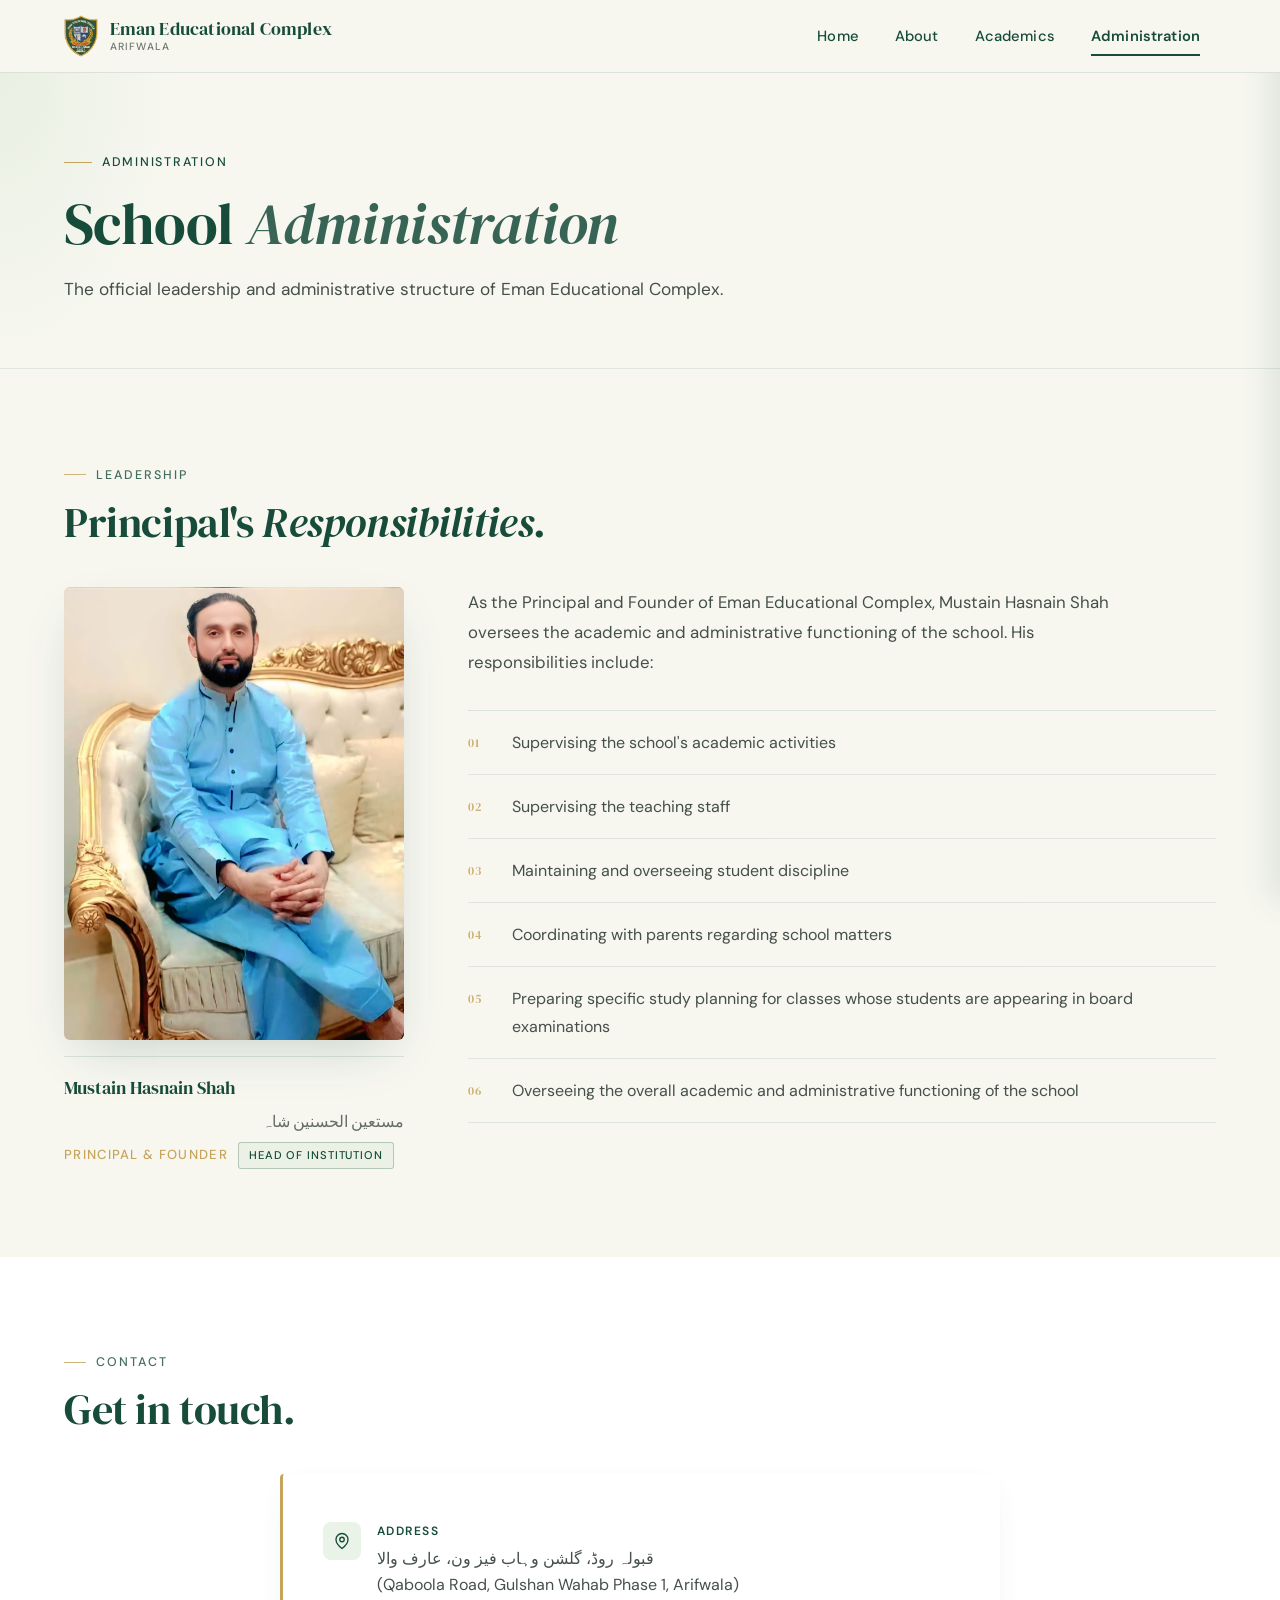
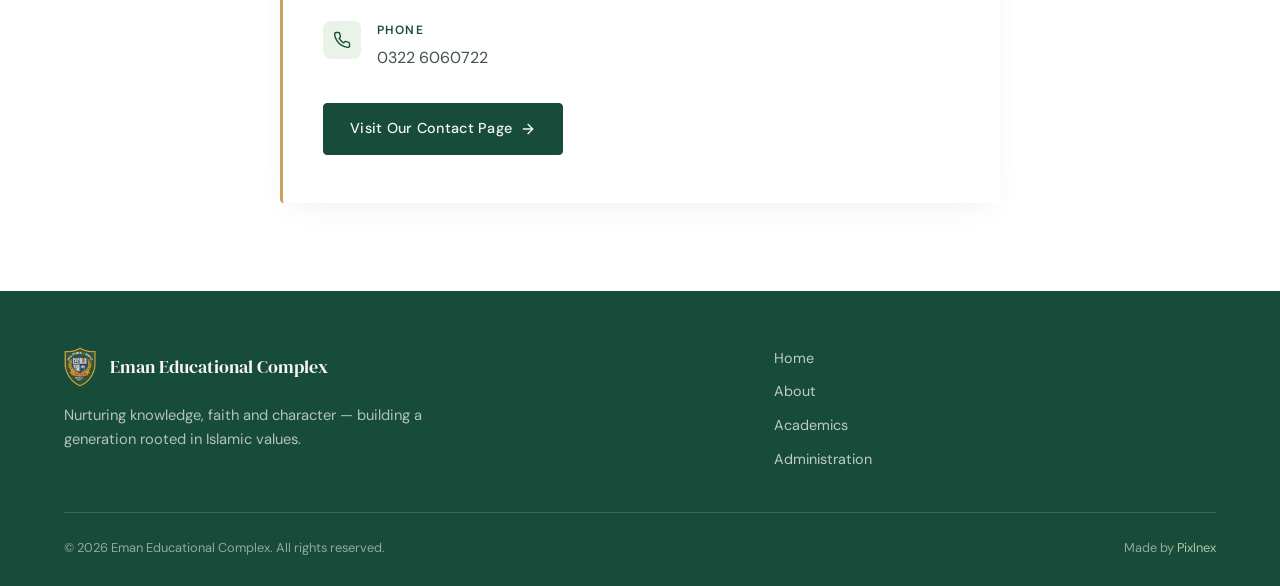
<file: administration.html>
<!DOCTYPE html>
<html lang="en">
<head>
    <meta charset="UTF-8" />
    <meta name="viewport" content="width=device-width, initial-scale=1.0" />
    <title>Administration · Eman Educational Complex</title>
    <link rel="icon" href="logo.png" type="image/png" />

    <!-- Fonts: DM Serif Display + DM Sans -->
    <link rel="preconnect" href="https://fonts.googleapis.com" />
    <link rel="preconnect" href="https://fonts.gstatic.com" crossorigin />
    <link href="https://fonts.googleapis.com/css2?family=DM+Serif+Display:ital@0;1&family=DM+Sans:ital,opsz,wght@0,9..40,300;0,9..40,400;0,9..40,500;0,9..40,600;0,9..40,700;1,9..40,400&display=swap" rel="stylesheet" />

    <style>
        /* ============================================================
           Design Tokens
           ============================================================ */
        :root {
            --color-dark-green:   #174B3A;
            --color-parrot-green: #A9CDA0;
            --color-ivory:        #F7F7F0;
            --color-dark-text:    #26332D;
            --color-white:        #FFFFFF;
            --color-gold:         #C6A45C;

            --font-display: 'DM Serif Display', Georgia, serif;
            --font-body:    'DM Sans', -apple-system, BlinkMacSystemFont, 'Segoe UI', sans-serif;

            --header-height:          72px;
            --header-height-scrolled: 60px;

            --ease-out: cubic-bezier(0.22, 0.61, 0.36, 1);
            --transition: 0.3s var(--ease-out);
        }

        /* ============================================================
           Reset & Base
           ============================================================ */
        *, *::before, *::after {
            margin: 0;
            padding: 0;
            box-sizing: border-box;
        }

        html {
            -webkit-text-size-adjust: 100%;
            -webkit-font-smoothing: antialiased;
            -moz-osx-font-smoothing: grayscale;
            scroll-behavior: smooth;
        }

        body {
            font-family: var(--font-body);
            font-weight: 400;
            font-size: 16px;
            line-height: 1.65;
            color: var(--color-dark-text);
            background: var(--color-ivory);
            overflow-x: hidden;
            min-height: 100vh;
            display: flex;
            flex-direction: column;
        }

        img { display: block; max-width: 100%; height: auto; }
        a { color: inherit; text-decoration: none; }
        button { font-family: inherit; cursor: pointer; }

        h1, h2, h3, h4, h5, h6 {
            font-family: var(--font-display);
            font-weight: 400;
            line-height: 1.15;
            color: var(--color-dark-green);
            letter-spacing: -0.01em;
        }

        .container {
            width: 100%;
            max-width: 1200px;
            margin: 0 auto;
            padding: 0 24px;
        }

        /* ============================================================
           Header
           ============================================================ */
        .site-header {
            position: sticky;
            top: 0;
            z-index: 1000;
            background: var(--color-ivory);
            border-bottom: 1px solid rgba(23, 75, 58, 0.12);
            transition: box-shadow var(--transition), border-color var(--transition);
        }
        .site-header.scrolled {
            box-shadow: 0 2px 16px rgba(23, 75, 58, 0.08);
            border-bottom-color: transparent;
        }
        .header-content {
            display: flex;
            align-items: center;
            justify-content: space-between;
            height: var(--header-height);
            transition: height var(--transition);
        }
        .site-header.scrolled .header-content {
            height: var(--header-height-scrolled);
        }
        .header-brand {
            display: flex;
            align-items: center;
            gap: 12px;
            text-decoration: none;
            color: inherit;
        }
        .header-brand .logo-image {
            height: 42px;
            width: auto;
            transition: height var(--transition);
        }
        .site-header.scrolled .header-brand .logo-image {
            height: 36px;
        }
        .brand-name {
            font-family: var(--font-display);
            font-size: 1.15rem;
            font-weight: 400;
            color: var(--color-dark-green);
            letter-spacing: 0.01em;
            line-height: 1.1;
        }
        .brand-name small {
            display: block;
            font-family: var(--font-body);
            font-size: 0.65rem;
            font-weight: 500;
            letter-spacing: 0.12em;
            text-transform: uppercase;
            color: var(--color-dark-text);
            opacity: 0.65;
            margin-top: 2px;
        }

        .nav-desktop {
            display: flex;
            align-items: center;
            gap: 4px;
        }
        .nav-desktop a {
            position: relative;
            padding: 8px 16px;
            font-size: 0.92rem;
            font-weight: 500;
            color: var(--color-dark-green);
            letter-spacing: 0.01em;
            transition: color var(--transition);
        }
        .nav-desktop a:hover { color: var(--color-dark-text); }
        .nav-desktop a::after {
            content: '';
            position: absolute;
            left: 16px;
            right: 16px;
            bottom: 0;
            height: 2px;
            background: var(--color-dark-green);
            transform: scaleX(0);
            transform-origin: left;
            transition: transform var(--transition);
        }
        .nav-desktop a:hover::after,
        .nav-desktop a.active::after { transform: scaleX(1); }
        .nav-desktop a.active { font-weight: 600; }

        .nav-toggle {
            display: none;
            background: none;
            border: none;
            padding: 8px;
            color: var(--color-dark-green);
        }
        .nav-toggle svg { width: 24px; height: 24px; display: block; }

        /* ============================================================
           Mobile Drawer
           ============================================================ */
        .drawer-overlay {
            position: fixed;
            inset: 0;
            background: rgba(38, 51, 45, 0.4);
            backdrop-filter: blur(2px);
            opacity: 0;
            visibility: hidden;
            transition: opacity var(--transition), visibility var(--transition);
            z-index: 998;
        }
        .drawer-overlay.open { opacity: 1; visibility: visible; }
        .drawer {
            position: fixed;
            top: 0;
            right: 0;
            bottom: 0;
            width: 82%;
            max-width: 340px;
            background: var(--color-ivory);
            z-index: 999;
            transform: translateX(100%);
            transition: transform 0.4s var(--ease-out);
            display: flex;
            flex-direction: column;
            box-shadow: -8px 0 32px rgba(23, 75, 58, 0.12);
        }
        .drawer.open { transform: translateX(0); }
        .drawer-header {
            display: flex;
            align-items: center;
            justify-content: space-between;
            padding: 20px 24px;
            border-bottom: 1px solid rgba(23, 75, 58, 0.1);
        }
        .drawer-brand {
            display: flex;
            align-items: center;
            gap: 10px;
        }
        .drawer-brand img { height: 32px; }
        .drawer-brand span {
            font-family: var(--font-display);
            font-size: 1rem;
            color: var(--color-dark-green);
        }
        .drawer-close {
            background: none;
            border: none;
            padding: 6px;
            color: var(--color-dark-green);
        }
        .drawer-close svg { width: 22px; height: 22px; }
        .drawer-nav {
            display: flex;
            flex-direction: column;
            padding: 12px 0;
        }
        .drawer-nav a {
            padding: 14px 24px;
            font-size: 1rem;
            font-weight: 500;
            color: var(--color-dark-text);
            border-left: 3px solid transparent;
            transition: background var(--transition), border-color var(--transition);
        }
        .drawer-nav a:hover,
        .drawer-nav a.active {
            background: rgba(169, 205, 160, 0.18);
            border-left-color: var(--color-dark-green);
            color: var(--color-dark-green);
        }

        /* ============================================================
           Page Hero
           ============================================================ */
        .about-hero {
            padding: 72px 0 64px;
            background: var(--color-ivory);
            border-bottom: 1px solid rgba(23, 75, 58, 0.1);
            position: relative;
            overflow: hidden;
        }
        .about-hero::before {
            content: '';
            position: absolute;
            top: 0;
            left: 0;
            width: 180px;
            height: 100%;
            background: radial-gradient(ellipse at top left, rgba(169, 205, 160, 0.18) 0%, transparent 70%);
            pointer-events: none;
        }
        .about-hero-inner {
            max-width: 820px;
            position: relative;
        }
        .hero-eyebrow {
            display: inline-flex;
            align-items: center;
            gap: 10px;
            font-size: 0.78rem;
            font-weight: 500;
            letter-spacing: 0.14em;
            text-transform: uppercase;
            color: var(--color-dark-green);
            margin-bottom: 20px;
        }
        .hero-eyebrow::before {
            content: '';
            width: 28px;
            height: 1px;
            background: var(--color-gold);
        }
        .about-hero h1 {
            font-size: clamp(2.4rem, 4.6vw, 3.6rem);
            line-height: 1.08;
            color: var(--color-dark-green);
            margin-bottom: 20px;
        }
        .about-hero h1 em {
            font-style: italic;
            opacity: 0.85;
        }
        .about-hero-lead {
            font-size: 1.08rem;
            line-height: 1.7;
            color: var(--color-dark-text);
            opacity: 0.85;
            max-width: 58ch;
        }

        /* ============================================================
           Section shared
           ============================================================ */
        .section { padding: 88px 0; }
        .section--alt { background: var(--color-white); }
        .section-eyebrow {
            display: inline-flex;
            align-items: center;
            gap: 10px;
            font-size: 0.78rem;
            font-weight: 500;
            letter-spacing: 0.16em;
            text-transform: uppercase;
            color: var(--color-dark-green);
            opacity: 0.8;
            margin-bottom: 14px;
        }
        .section-eyebrow::before {
            content: '';
            display: inline-block;
            width: 22px;
            height: 1px;
            background: var(--color-gold);
        }
        .section-title {
            font-size: clamp(1.9rem, 3.4vw, 2.6rem);
            line-height: 1.15;
            color: var(--color-dark-green);
            margin-bottom: 20px;
        }

        /* ============================================================
           Principal — editorial portrait + message
           ============================================================ */
        .principal-grid {
            display: grid;
            grid-template-columns: 340px 1fr;
            gap: 64px;
            align-items: start;
            margin-top: 40px;
        }
        .principal-portrait-wrap {
            display: flex;
            flex-direction: column;
        }
        .principal-portrait {
            position: relative;
            aspect-ratio: 3 / 4;
            border-radius: 6px;
            overflow: hidden;
            background: rgba(169, 205, 160, 0.2);
            box-shadow: 0 20px 50px -16px rgba(23, 75, 58, 0.22);
        }
        .principal-portrait img {
            width: 100%;
            height: 100%;
            object-fit: cover;
        }
        .principal-portrait .fallback {
            position: absolute;
            inset: 0;
            display: none;
            align-items: center;
            justify-content: center;
            font-family: var(--font-display);
            font-size: 3.5rem;
            color: var(--color-dark-green);
            opacity: 0.25;
        }
        .principal-caption {
            margin-top: 16px;
            padding-top: 16px;
            border-top: 1px solid rgba(23, 75, 58, 0.12);
        }
        .principal-caption strong {
            display: block;
            font-family: var(--font-display);
            font-size: 1.15rem;
            font-weight: 400;
            color: var(--color-dark-green);
            margin-bottom: 4px;
        }
        .principal-caption .arabic-name {
            font-family: var(--font-display);
            font-size: 1rem;
            color: var(--color-dark-text);
            opacity: 0.7;
            direction: rtl;
            margin-bottom: 8px;
        }
        .principal-caption .role-line {
            display: flex;
            align-items: center;
            gap: 10px;
            flex-wrap: wrap;
        }
        .principal-caption .title-role {
            font-size: 0.82rem;
            font-weight: 500;
            letter-spacing: 0.1em;
            text-transform: uppercase;
            color: var(--color-gold);
        }
        .principal-caption .role-badge {
            font-size: 0.7rem;
            font-weight: 500;
            letter-spacing: 0.08em;
            text-transform: uppercase;
            color: var(--color-dark-green);
            padding: 3px 10px;
            border: 1px solid rgba(23, 75, 58, 0.25);
            border-radius: 3px;
            background: rgba(169, 205, 160, 0.15);
        }

        .principal-details h2 {
            font-size: clamp(1.8rem, 3vw, 2.4rem);
            line-height: 1.15;
            color: var(--color-dark-green);
            margin-bottom: 20px;
        }
        .principal-details h2 em {
            font-style: italic;
            opacity: 0.85;
        }
        .principal-intro {
            font-size: 1.05rem;
            line-height: 1.8;
            color: var(--color-dark-text);
            opacity: 0.85;
            margin-bottom: 32px;
            max-width: 54ch;
        }

        /* Responsibilities — editorial list with hairlines */
        .responsibilities {
            list-style: none;
            border-top: 1px solid rgba(23, 75, 58, 0.12);
        }
        .responsibilities li {
            display: flex;
            gap: 20px;
            align-items: flex-start;
            padding: 18px 0;
            border-bottom: 1px solid rgba(23, 75, 58, 0.12);
            font-size: 1rem;
            line-height: 1.7;
            color: var(--color-dark-text);
            opacity: 0.85;
        }
        .responsibilities li .resp-marker {
            flex-shrink: 0;
            font-family: var(--font-display);
            font-size: 0.75rem;
            font-weight: 400;
            letter-spacing: 0.05em;
            color: var(--color-gold);
            padding-top: 4px;
            min-width: 24px;
        }

        /* ============================================================
           Contact
           ============================================================ */
        .contact-block {
            max-width: 720px;
            margin: 40px auto 0;
            padding: 48px 40px;
            background: var(--color-white);
            border-left: 3px solid var(--color-gold);
            border-radius: 4px;
            box-shadow: 0 8px 30px -12px rgba(23, 75, 58, 0.12);
        }
        .contact-list {
            list-style: none;
            display: flex;
            flex-direction: column;
            gap: 22px;
            margin-bottom: 32px;
        }
        .contact-list li {
            display: flex;
            gap: 16px;
            align-items: flex-start;
        }
        .ci-icon {
            flex-shrink: 0;
            width: 38px;
            height: 38px;
            display: flex;
            align-items: center;
            justify-content: center;
            background: rgba(169, 205, 160, 0.25);
            border-radius: 8px;
        }
        .ci-icon img { width: 18px; height: 18px; }
        .ci-text strong {
            display: block;
            font-size: 0.75rem;
            font-weight: 600;
            letter-spacing: 0.12em;
            text-transform: uppercase;
            color: var(--color-dark-green);
            margin-bottom: 4px;
        }
        .ci-text span {
            font-size: 1rem;
            color: var(--color-dark-text);
            opacity: 0.85;
            line-height: 1.6;
        }
        .contact-cta {
            display: inline-flex;
            align-items: center;
            gap: 8px;
            padding: 13px 26px;
            background: var(--color-dark-green);
            color: var(--color-ivory);
            font-size: 0.9rem;
            font-weight: 500;
            letter-spacing: 0.02em;
            border-radius: 4px;
            border: 1.5px solid var(--color-dark-green);
            transition: all var(--transition);
        }
        .contact-cta:hover {
            background: #0f3628;
            border-color: #0f3628;
        }
        .contact-cta svg { width: 16px; height: 16px; transition: transform var(--transition); }
        .contact-cta:hover svg { transform: translateX(3px); }

        /* ============================================================
           Footer
           ============================================================ */
        .site-footer {
            background: var(--color-dark-green);
            color: var(--color-ivory);
            padding: 56px 0 28px;
            margin-top: auto;
        }
        .footer-grid {
            display: grid;
            grid-template-columns: 1.5fr 1fr;
            gap: 48px;
            align-items: start;
            padding-bottom: 40px;
            border-bottom: 1px solid rgba(247, 247, 240, 0.15);
        }
        .footer-brand {
            display: flex;
            align-items: center;
            gap: 14px;
            margin-bottom: 16px;
        }
        .footer-brand img { height: 40px; }
        .footer-brand span {
            font-family: var(--font-display);
            font-size: 1.15rem;
            color: var(--color-ivory);
        }
        .footer-tagline {
            font-size: 0.92rem;
            color: rgba(247, 247, 240, 0.7);
            line-height: 1.65;
            max-width: 40ch;
        }
        .footer-nav {
            display: flex;
            flex-direction: column;
            gap: 10px;
        }
        .footer-nav a {
            font-size: 0.9rem;
            color: rgba(247, 247, 240, 0.75);
            transition: color var(--transition);
        }
        .footer-nav a:hover { color: var(--color-parrot-green); }
        .footer-bottom {
            padding-top: 24px;
            display: flex;
            justify-content: space-between;
            gap: 16px;
            flex-wrap: wrap;
            font-size: 0.8rem;
            color: rgba(247, 247, 240, 0.55);
        }
        .footer-bottom a {
            color: var(--color-parrot-green);
            transition: opacity var(--transition);
        }
        .footer-bottom a:hover { opacity: 0.8; }

        /* ============================================================
           Accessibility
           ============================================================ */
        a:focus-visible, button:focus-visible {
            outline: 2px solid var(--color-dark-green);
            outline-offset: 3px;
            border-radius: 2px;
        }
        @media (prefers-reduced-motion: reduce) {
            * { transition-duration: 0.01ms !important; animation-duration: 0.01ms !important; }
            html { scroll-behavior: auto; }
        }

        /* ============================================================
           Responsive
           ============================================================ */
        @media (max-width: 1024px) {
            .principal-grid {
                grid-template-columns: 280px 1fr;
                gap: 40px;
            }
        }

        @media (max-width: 768px) {
            .container { padding: 0 20px; }
            .nav-desktop { display: none; }
            .nav-toggle { display: block; }

            .section { padding: 64px 0; }
            .about-hero { padding: 48px 0 40px; }

            .principal-grid {
                grid-template-columns: 1fr;
                gap: 32px;
            }
            .principal-portrait { max-width: 280px; }

            .responsibilities li {
                padding: 16px 0;
                font-size: 0.95rem;
            }

            .contact-block { padding: 32px 24px; }

            .footer-grid { grid-template-columns: 1fr; gap: 32px; }
            .footer-bottom { flex-direction: column; text-align: center; }
        }

        @media (max-width: 480px) {
            .about-hero h1 { font-size: 2rem; }
            .about-hero-lead { font-size: 1rem; }
            .principal-details h2 { font-size: 1.5rem; }
            .responsibilities li { font-size: 0.92rem; gap: 14px; }
            .responsibilities li .resp-marker { min-width: 18px; }
            .contact-block { padding: 24px 20px; }
            .contact-cta { width: 100%; justify-content: center; }
        }
    </style>
</head>
<body>

    <!-- ============================================================
         HEADER
         ============================================================ -->
    <header class="site-header" id="siteHeader">
        <div class="container">
            <div class="header-content">
                <a href="index.html" class="header-brand">
                    <img src="logo.png" alt="Eman Educational Complex" class="logo-image" onerror="this.style.display='none';" />
                    <span class="brand-name">
                        Eman Educational Complex
                        <small>Arifwala</small>
                    </span>
                </a>

                <nav class="nav-desktop" aria-label="Primary">
                    <a href="index.html">Home</a>
                    <a href="about.html">About</a>
                    <a href="academics.html">Academics</a>
                    <a href="administration.html" class="active">Administration</a>
                </nav>

                <button class="nav-toggle" id="navToggle" aria-label="Open menu" aria-expanded="false">
                    <svg viewBox="0 0 24 24" fill="none" stroke="currentColor" stroke-width="2" stroke-linecap="round" stroke-linejoin="round">
                        <line x1="3" y1="6" x2="21" y2="6"></line>
                        <line x1="3" y1="12" x2="21" y2="12"></line>
                        <line x1="3" y1="18" x2="21" y2="18"></line>
                    </svg>
                </button>
            </div>
        </div>
    </header>

    <!-- ============================================================
         MOBILE DRAWER
         ============================================================ -->
    <div class="drawer-overlay" id="drawerOverlay"></div>
    <aside class="drawer" id="drawer" aria-hidden="true">
        <div class="drawer-header">
            <div class="drawer-brand">
                <img src="logo.png" alt="" onerror="this.style.display='none';" />
                <span>Eman Complex</span>
            </div>
            <button class="drawer-close" id="drawerClose" aria-label="Close menu">
                <svg viewBox="0 0 24 24" fill="none" stroke="currentColor" stroke-width="2" stroke-linecap="round" stroke-linejoin="round">
                    <line x1="18" y1="6" x2="6" y2="18"></line>
                    <line x1="6" y1="6" x2="18" y2="18"></line>
                </svg>
            </button>
        </div>
        <nav class="drawer-nav" aria-label="Mobile">
            <a href="index.html">Home</a>
            <a href="about.html">About</a>
            <a href="academics.html">Academics</a>
            <a href="administration.html" class="active">Administration</a>
        </nav>
    </aside>

    <!-- ============================================================
         PAGE HERO
         ============================================================ -->
    <section class="about-hero">
        <div class="container">
            <div class="about-hero-inner">
                <span class="hero-eyebrow">Administration</span>
                <h1>
                    School <em>Administration</em>
                </h1>
                <p class="about-hero-lead">
                    The official leadership and administrative structure of Eman Educational Complex.
                </p>
            </div>
        </div>
    </section>

    <!-- ============================================================
         PRINCIPAL SECTION
         ============================================================ -->
    <section class="section" id="principal">
        <div class="container">
            <span class="section-eyebrow">Leadership</span>
            <h2 class="section-title">Principal's <em>Responsibilities</em>.</h2>
            <div class="principal-grid">

                <!-- Portrait + identity -->
                <div class="principal-portrait-wrap">
                    <div class="principal-portrait">
                        <img src="images/principal.jpeg"
                             alt="Mustain Hasnain Shah, Principal and Founder"
                             onerror="this.style.display='none'; this.parentElement.querySelector('.fallback').style.display='flex';" />
                        <span class="fallback">MS</span>
                    </div>
                    <div class="principal-caption">
                        <strong>Mustain Hasnain Shah</strong>
                        <div class="arabic-name">مستعین الحسنین شاہ</div>
                        <div class="role-line">
                            <span class="title-role">Principal &amp; Founder</span>
                            <span class="role-badge">Head of Institution</span>
                        </div>
                    </div>
                </div>

                <!-- Intro + responsibilities list -->
                <div class="principal-details">
                    <p class="principal-intro">
                        As the Principal and Founder of Eman Educational Complex, Mustain Hasnain Shah oversees the academic and administrative functioning of the school. His responsibilities include:
                    </p>
                    <ul class="responsibilities">
                        <li>
                            <span class="resp-marker">01</span>
                            <span>Supervising the school's academic activities</span>
                        </li>
                        <li>
                            <span class="resp-marker">02</span>
                            <span>Supervising the teaching staff</span>
                        </li>
                        <li>
                            <span class="resp-marker">03</span>
                            <span>Maintaining and overseeing student discipline</span>
                        </li>
                        <li>
                            <span class="resp-marker">04</span>
                            <span>Coordinating with parents regarding school matters</span>
                        </li>
                        <li>
                            <span class="resp-marker">05</span>
                            <span>Preparing specific study planning for classes whose students are appearing in board examinations</span>
                        </li>
                        <li>
                            <span class="resp-marker">06</span>
                            <span>Overseeing the overall academic and administrative functioning of the school</span>
                        </li>
                    </ul>
                </div>
            </div>
        </div>
    </section>

    <!-- ============================================================
         CONTACT
         ============================================================ -->
    <section class="section section--alt" id="contact">
        <div class="container">
            <span class="section-eyebrow">Contact</span>
            <h2 class="section-title">Get in touch.</h2>
            <div class="contact-block">
                <ul class="contact-list">
                    <li>
                        <div class="ci-icon"><img src="assets/svg/pin.svg" alt="" /></div>
                        <div class="ci-text">
                            <strong>Address</strong>
                            <span>قبولہ روڈ، گلشن وہاب فیز ون، عارف والا<br>(Qaboola Road, Gulshan Wahab Phase 1, Arifwala)</span>
                        </div>
                    </li>
                    <li>
                        <div class="ci-icon"><img src="assets/svg/phone.svg" alt="" /></div>
                        <div class="ci-text">
                            <strong>Phone</strong>
                            <span>0322 6060722</span>
                        </div>
                    </li>
                </ul>
                <a href="index.html#contact" class="contact-cta">
                    Visit Our Contact Page
                    <svg viewBox="0 0 24 24" fill="none" stroke="currentColor" stroke-width="2" stroke-linecap="round" stroke-linejoin="round">
                        <line x1="5" y1="12" x2="19" y2="12"></line>
                        <polyline points="12 5 19 12 12 19"></polyline>
                    </svg>
                </a>
            </div>
        </div>
    </section>

    <!-- ============================================================
         FOOTER
         ============================================================ -->
    <footer class="site-footer">
        <div class="container">
            <div class="footer-grid">
                <div>
                    <div class="footer-brand">
                        <img src="logo.png" alt="Eman Educational Complex" onerror="this.style.display='none';" />
                        <span>Eman Educational Complex</span>
                    </div>
                    <p class="footer-tagline">
                        Nurturing knowledge, faith and character — building a generation rooted in Islamic values.
                    </p>
                </div>
                <nav class="footer-nav" aria-label="Footer">
                    <a href="index.html">Home</a>
                    <a href="about.html">About</a>
                    <a href="academics.html">Academics</a>
                    <a href="administration.html">Administration</a>
                </nav>
            </div>
            <div class="footer-bottom">
                <span>&copy; 2026 Eman Educational Complex. All rights reserved.</span>
                <span>Made by <a href="https://pixlnex.vercel.app" target="_blank" rel="noopener">Pixlnex</a></span>
            </div>
        </div>
    </footer>

    <!-- ============================================================
         SCRIPTS
         ============================================================ -->
    <script>
        // Header shrink on scroll
        var header = document.getElementById('siteHeader');
        window.addEventListener('scroll', function () {
            if (window.scrollY > 12) {
                header.classList.add('scrolled');
            } else {
                header.classList.remove('scrolled');
            }
        }, { passive: true });

        // Mobile drawer
        var navToggle = document.getElementById('navToggle');
        var drawer = document.getElementById('drawer');
        var overlay = document.getElementById('drawerOverlay');
        var drawerClose = document.getElementById('drawerClose');

        function openDrawer() {
            drawer.classList.add('open');
            overlay.classList.add('open');
            drawer.setAttribute('aria-hidden', 'false');
            navToggle.setAttribute('aria-expanded', 'true');
            document.body.style.overflow = 'hidden';
        }
        function closeDrawer() {
            drawer.classList.remove('open');
            overlay.classList.remove('open');
            drawer.setAttribute('aria-hidden', 'true');
            navToggle.setAttribute('aria-expanded', 'false');
            document.body.style.overflow = '';
        }
        navToggle.addEventListener('click', openDrawer);
        drawerClose.addEventListener('click', closeDrawer);
        overlay.addEventListener('click', closeDrawer);
        drawer.querySelectorAll('a').forEach(function (link) {
            link.addEventListener('click', closeDrawer);
        });
        document.addEventListener('keydown', function (e) {
            if (e.key === 'Escape' && drawer.classList.contains('open')) closeDrawer();
        });

        // Smooth scroll for anchor links
        document.querySelectorAll('a[href^="#"]').forEach(function (anchor) {
            anchor.addEventListener('click', function (e) {
                var id = this.getAttribute('href');
                if (id === '#') return;
                var target = document.querySelector(id);
                if (target) {
                    e.preventDefault();
                    var offset = header.offsetHeight + 8;
                    var top = target.getBoundingClientRect().top + window.pageYOffset - offset;
                    window.scrollTo({ top: top, behavior: 'smooth' });
                }
            });
        });
    </script>

</body>
</html>
</file>
